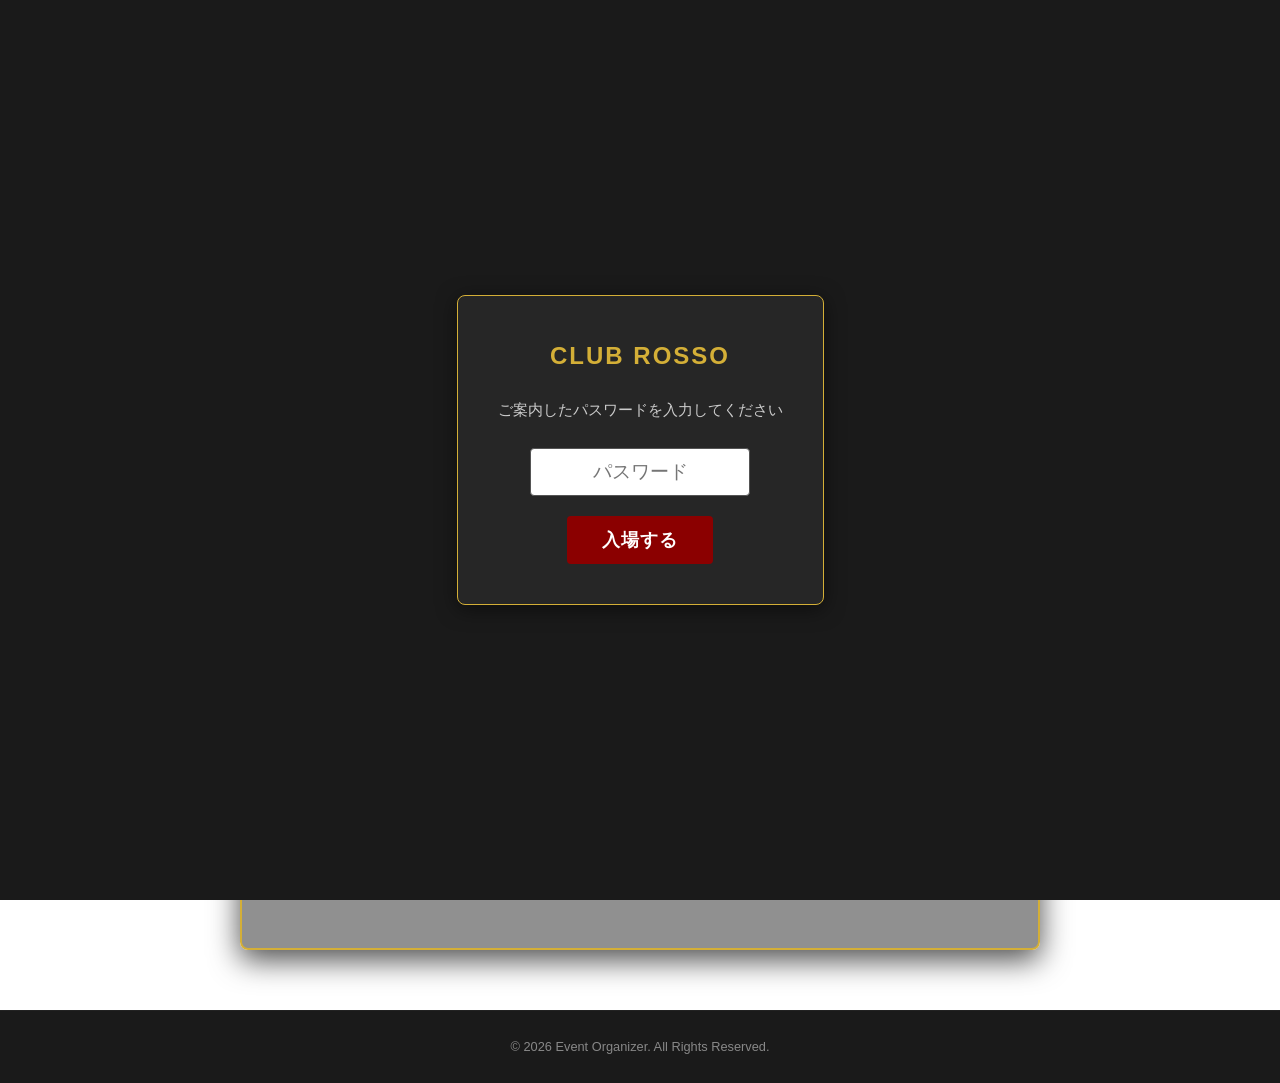
<file: index.html>
<!DOCTYPE html>
<html lang="ja">
<head>
    <meta charset="UTF-8">
    <meta name="viewport" content="width=device-width, initial-scale=1.0">
    <title>吉沢孝太郎"祝還暦"イベント 特設サイト</title>
    <!-- ⚠️ 検索エンジンに絶対に登録させない設定 -->
    <meta name="robots" content="noindex, nofollow">
    <link rel="stylesheet" href="style.css">
    <style>
        /* 🔐 パスワード画面のスタイル */
        #password-screen {
            position: fixed;
            top: 0;
            left: 0;
            width: 100%;
            height: 100%;
            background-color: #1a1a1a;
            z-index: 9999;
            display: flex;
            flex-direction: column;
            align-items: center;
            justify-content: center;
            color: #fff;
        }
        .pass-box {
            background: rgba(255, 255, 255, 0.05);
            padding: 40px;
            border-radius: 8px;
            border: 1px solid #d4af37;
            text-align: center;
            box-shadow: 0 4px 20px rgba(0,0,0,0.5);
        }
        .pass-box h2 {
            color: #d4af37;
            margin-bottom: 20px;
            font-size: 1.5rem;
            letter-spacing: 2px;
        }
        .pass-input {
            padding: 12px;
            font-size: 1.2rem;
            width: 220px;
            border: 1px solid #555;
            border-radius: 4px;
            text-align: center;
            margin-bottom: 20px;
            background: #fff;
            color: #333;
        }
        .pass-btn {
            background: #8b0000;
            color: #fff;
            border: none;
            padding: 12px 35px;
            font-size: 1.1rem;
            font-weight: bold;
            border-radius: 4px;
            cursor: pointer;
            transition: background 0.3s;
            letter-spacing: 1px;
        }
        .pass-btn:hover {
            background: #a00000;
        }
        #pass-error {
            color: #ff4444;
            margin-top: 15px;
            display: none;
            font-weight: bold;
        }

        /* ⏰ メッセージ枠のデザイン */
        .countdown-container {
            margin: 15px auto 25px auto;
            padding: 20px 15px;
            background: rgba(0, 0, 0, 0.85);
            border: 1px solid #d4af37;
            border-radius: 6px;
            max-width: 480px;
        }
        .countdown-label {
            font-size: 1rem;
            color: #d4af37;
            letter-spacing: 2px;
            margin-bottom: 12px;
            font-weight: bold;
        }
    </style>
</head>
<body>

    <!-- 🔐 パスワード入力オーバーレイ -->
    <div id="password-screen">
        <div class="pass-box">
            <h2>CLUB ROSSO</h2>
            <p style="margin-bottom: 25px; font-size: 0.95rem; color: #ccc;">ご案内したパスワードを入力してください</p>
            <input type="password" id="site-password" class="pass-input" placeholder="パスワード">
            <br>
            <button onclick="checkPassword()" class="pass-btn">入場する</button>
            <p id="pass-error">パスワードが違います</p>
        </div>
    </div>

    <!-- トップページ本編 -->
    <header>
        <nav class="nav-container">
            <div class="logo">
                <a href="index.html">
                    <img src="logo.jpg" alt="Celebrating 60th Birthday" class="logo-img">
                </a>
            </div>
            <ul class="nav-links">
                <li><a href="index.html" class="active">Top</a></li>
                <li><a href="access.html">Access</a></li>
                <li><a href="profile.html">Profile</a></li>
            </ul>
        </nav>
    </header>

    <div class="slider-background">
        <div class="slide slide1"></div>
        <div class="slide slide2"></div>
    </div>

    <main class="hero-scroll-container">
        <div class="retro-container">
            <h1 class="retro-title-main">吉沢孝太郎 "祝還暦" イベント</h1>
            
            <div class="retro-title-sub">
                <span class="small-prefix" style="font-size: 1.15rem !important;">元宝塚歌劇団花組男役</span>
                <span class="retro-star-name">真丘奈央</span>
                <span class="onstage-text">オンステージ</span>
            </div>

            <p class="retro-date-clean">2026.8.15 (Sat)</p>

            <p class="retro-time-clean" style="font-family: 'Georgia', sans-serif; font-size: 1.4rem; color: #ffffff; letter-spacing: 2px; margin-bottom: 20px; font-weight: bold; text-shadow: 1px 1px 3px rgba(0,0,0,0.8);">
                Open 11:30am / Start 12:00pm
            </p>

            <!-- 📌 イベント終了・御礼メッセージ表示エリア -->
            <div class="countdown-container">
                <div class="countdown-label">【満員御礼❣】イベント終了のご挨拶</div>
                <div style="color: #ffffff; font-size: 0.9rem; line-height: 1.7; text-align: left; padding: 0 5px;">
                    おかげさまで、当日は大盛況のうちに無事終了いたしました。<br>
                    温かいご支援と素晴らしい時間をともに過ごしていただいたすべての皆様に、心より感謝申し上げます。
                </div>
                <div style="font-size: 0.8rem; color: #d4af37; text-align: right; margin-top: 12px; border-top: 1px dashed rgba(212,175,55,0.4); padding-top: 8px;">
                    吉沢孝太郎 還暦記念実行関係者一同
                </div>
            </div>

            <div class="retro-venue-box" style="margin-top: 15px;">
                <p class="venue-name">CLUB ROSSO</p>
                <p class="venue-address">渋谷区松濤1-29-1 渋谷クロスロードビルB1F</p>
            </div>
        </div>
    </main>

    <footer>
        <p>&copy; 2026 Event Organizer. All Rights Reserved.</p>
    </footer>

    <!-- プログラム（パスワード処理） -->
    <script>
        /* =========================================
           パスワード処理プログラム
           ========================================= */
        const CORRECT_PASSWORD = "20260815";

        // ページ読み込み時に、すでに認証済みかチェックする
        window.addEventListener('DOMContentLoaded', () => {
            if (sessionStorage.getItem("siteUnlocked") === "true") {
                document.getElementById("password-screen").style.display = "none";
            }
        });

        // 入場ボタンが押された時の処理
        function checkPassword() {
            const inputPass = document.getElementById("site-password").value;
            
            if (inputPass === CORRECT_PASSWORD) {
                sessionStorage.setItem("siteUnlocked", "true");
                const screen = document.getElementById("password-screen");
                screen.style.transition = "opacity 0.4s ease";
                screen.style.opacity = "0";
                setTimeout(() => {
                    screen.style.display = "none";
                }, 400);
            } else {
                document.getElementById("pass-error").style.display = "block";
            }
        }
    </script>

</body>
</html>
</file>
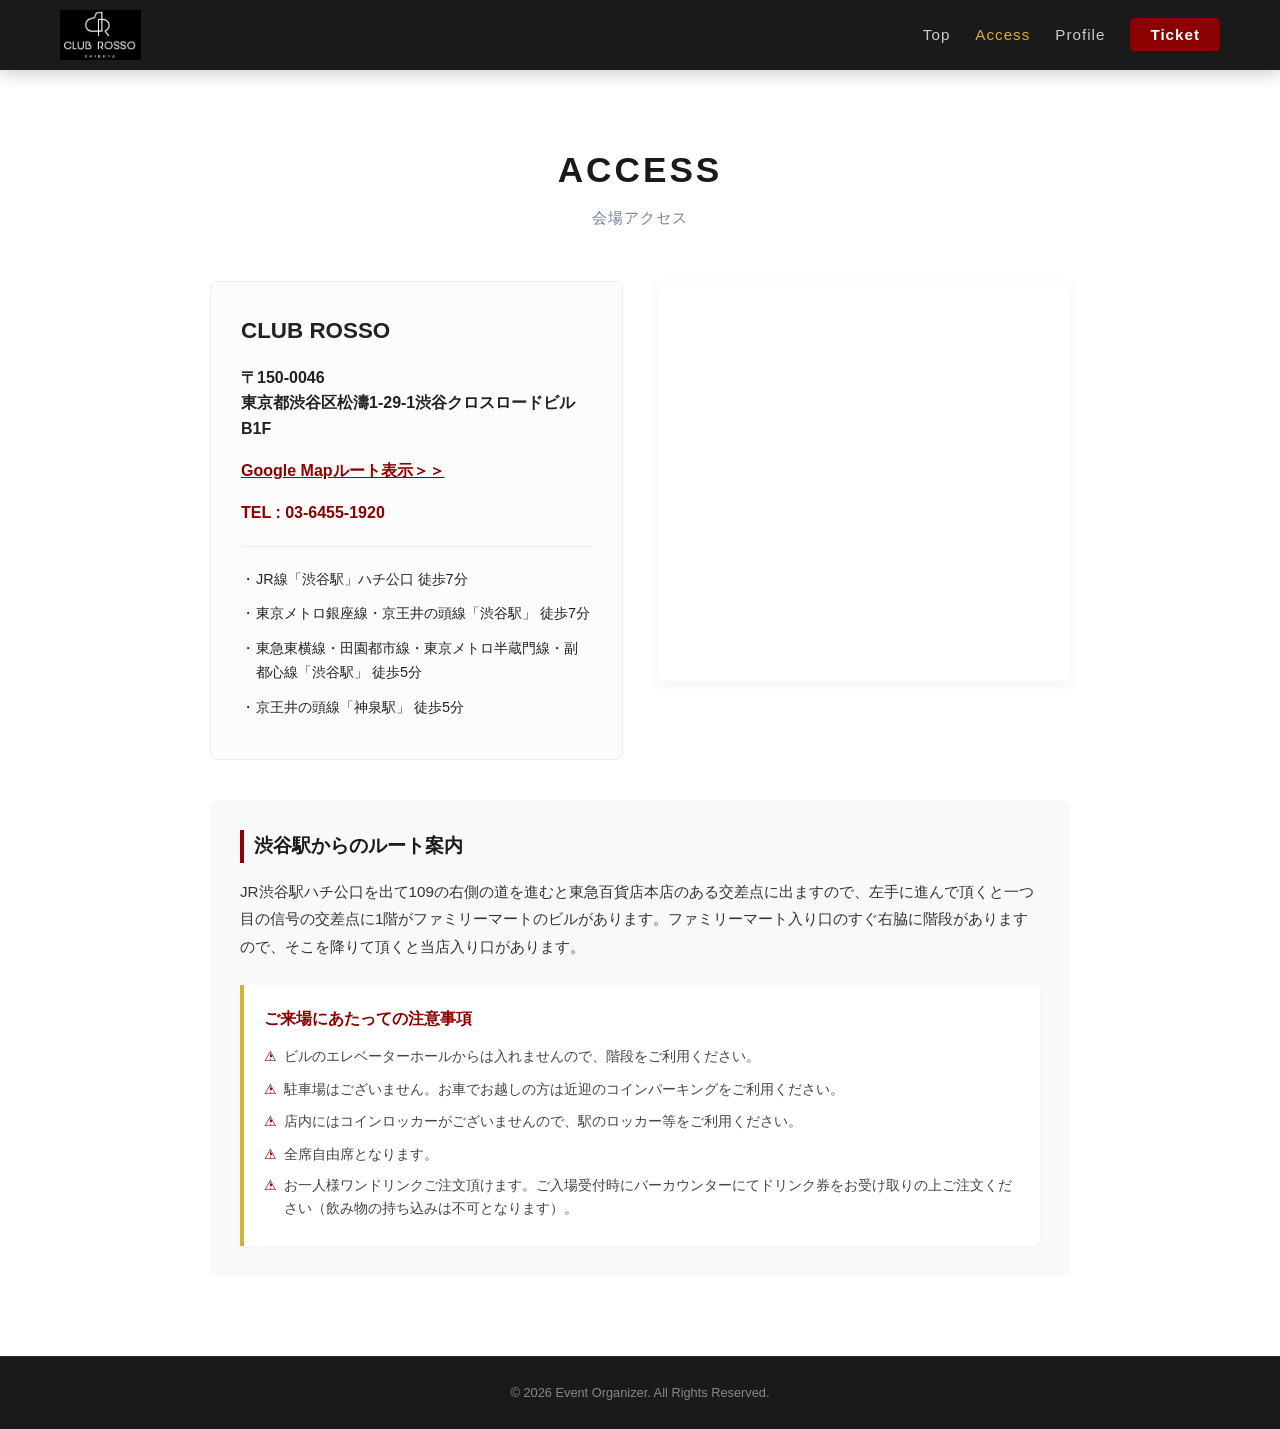
<file: access.html>
<!DOCTYPE html>
<html lang="ja">
<head>
    <meta charset="UTF-8">
    <meta name="viewport" content="width=device-width, initial-scale=1.0">
    <title>Access - 吉沢孝太郎"祝還暦"イベント</title>
    <meta name="robots" content="noindex, nofollow">
    <link rel="stylesheet" href="style.css">
</head>
<body>

    <header>
        <nav class="nav-container">
            <div class="logo">
                <a href="index.html">
                    <img src="logo.jpg" alt="Celebrating 60th Birthday" class="logo-img">
                </a>
            </div>
            <ul class="nav-links">
                <li><a href="index.html">Top</a></li>
                <li><a href="access.html" class="active">Access</a></li>
                <li><a href="profile.html">Profile</a></li>
                <li><a href="ticket.html" class="btn-ticket">Ticket</a></li>
            </ul>
        </nav>
    </header>

    <main class="main-content">
        <h2>ACCESS</h2>
        <p class="subtitle">会場アクセス</p>

        <div class="access-container">
            <div class="access-info">
                <h3>CLUB ROSSO</h3>
                <p class="address" style="margin: 15px 0; line-height: 1.6;">
                    〒150-0046<br>
                    東京都渋谷区松濤1-29-1渋谷クロスロードビルB1F
                </p>
                <p style="margin-bottom: 15px;">
                    <a href="https://maps.google.com/?q=CLUB+ROSSO" target="_blank" style="color: #8b0000; font-weight: bold; text-decoration: underline;">Google Mapルート表示＞＞</a>
                </p>
                <p class="tel">TEL : 03-6455-1920</p>
                
                <hr>
                
                <ul class="train-list" style="margin-top: 15px;">
                    <li>JR線「渋谷駅」ハチ公口 徒歩7分</li>
                    <li>東京メトロ銀座線・京王井の頭線「渋谷駅」 徒歩7分</li>
                    <li>東急東横線・田園都市線・東京メトロ半蔵門線・副都心線「渋谷駅」 徒歩5分</li>
                    <li>京王井の頭線「神泉駅」 徒歩5分</li>
                </ul>
            </div>

            <div class="map-container">
                <iframe src="https://www.google.com/maps/embed?pb=!1m18!1m12!1m3!1d6483.37309814982!2d139.69269427388502!3d35.660093631137954!2m3!1f0!2f0!3f0!3m2!1i1024!2i768!4f13.1!3m3!1m2!1s0x60188d4b72e26a4f%3A0xf6f6231bedd68df1!2sCLUB%20ROSSO!5e0!3m2!1sen!2sjp!4v1782381395700!5m2!1sen!2sjp" width="100%" height="100%" style="border:0;" allowfullscreen="" loading="lazy" referrerpolicy="strict-origin-when-cross-origin"></iframe>
            </div>
        </div>

        <div class="route-container" style="text-align: left; background: #f8f9fa; padding: 30px; border-radius: 8px; margin-top: 30px;">
            <h3 style="font-size: 1.2rem; color: #1a1a1a; margin-bottom: 15px; border-left: 4px solid #8b0000; padding-left: 10px;">渋谷駅からのルート案内</h3>
            <p style="font-size: 0.95rem; line-height: 1.8; color: #333; margin-bottom: 25px;">
                JR渋谷駅ハチ公口を出て109の右側の道を進むと東急百貨店本店のある交差点に出ますので、左手に進んで頂くと一つ目の信号の交差点に1階がファミリーマートのビルがあります。ファミリーマート入り口のすぐ右脇に階段がありますので、そこを降りて頂くと当店入り口があります。
            </p>
            
            <div class="notice-box" style="background: #fff; border-left: 4px solid #d4af37; padding: 20px; border-radius: 0 8px 8px 0; box-shadow: 0 2px 8px rgba(0,0,0,0.02);">
                <h4 style="color: #8b0000; margin-bottom: 12px; font-size: 1rem;">ご来場にあたっての注意事項</h4>
                <ul style="list-style: none; padding: 0; margin: 0;">
                    <li style="font-size: 0.9rem; margin-bottom: 8px; position: relative; padding-left: 20px; color: #444;">
                        <span style="position: absolute; left: 0; color: #8b0000;">・</span>ビルのエレベーターホールからは入れませんので、階段をご利用ください。
                    </li>
                    <li style="font-size: 0.9rem; margin-bottom: 8px; position: relative; padding-left: 20px; color: #444;">
                        <span style="position: absolute; left: 0; color: #8b0000;">・</span>駐車場はございません。お車でお越しの方は近迎のコインパーキングをご利用ください。
                    </li>
                    <li style="font-size: 0.9rem; margin-bottom: 8px; position: relative; padding-left: 20px; color: #444;">
                        <span style="position: absolute; left: 0; color: #8b0000;">・</span>店内にはコインロッカーがございませんので、駅のロッカー等をご利用ください。
                    </li>
                    <li style="font-size: 0.9rem; margin-bottom: 8px; position: relative; padding-left: 20px; color: #444;">
                        <span style="position: absolute; left: 0; color: #8b0000;">・</span>全席自由席となります。
                    </li>
                    <li style="font-size: 0.9rem; position: relative; padding-left: 20px; color: #444; line-height: 1.6;">
                        <span style="position: absolute; left: 0; color: #8b0000;">・</span>お一人様ワンドリンクご注文頂けます。ご入場受付時にバーカウンターにてドリンク券をお受け取りの上ご注文ください（飲み物の持ち込みは不可となります）。
                    </li>
                </ul>
            </div>
        </div>
    </main>

    <footer>
        <p>© 2026 Event Organizer. All Rights Reserved.</p>
    </footer>

</body>
</html>
</file>
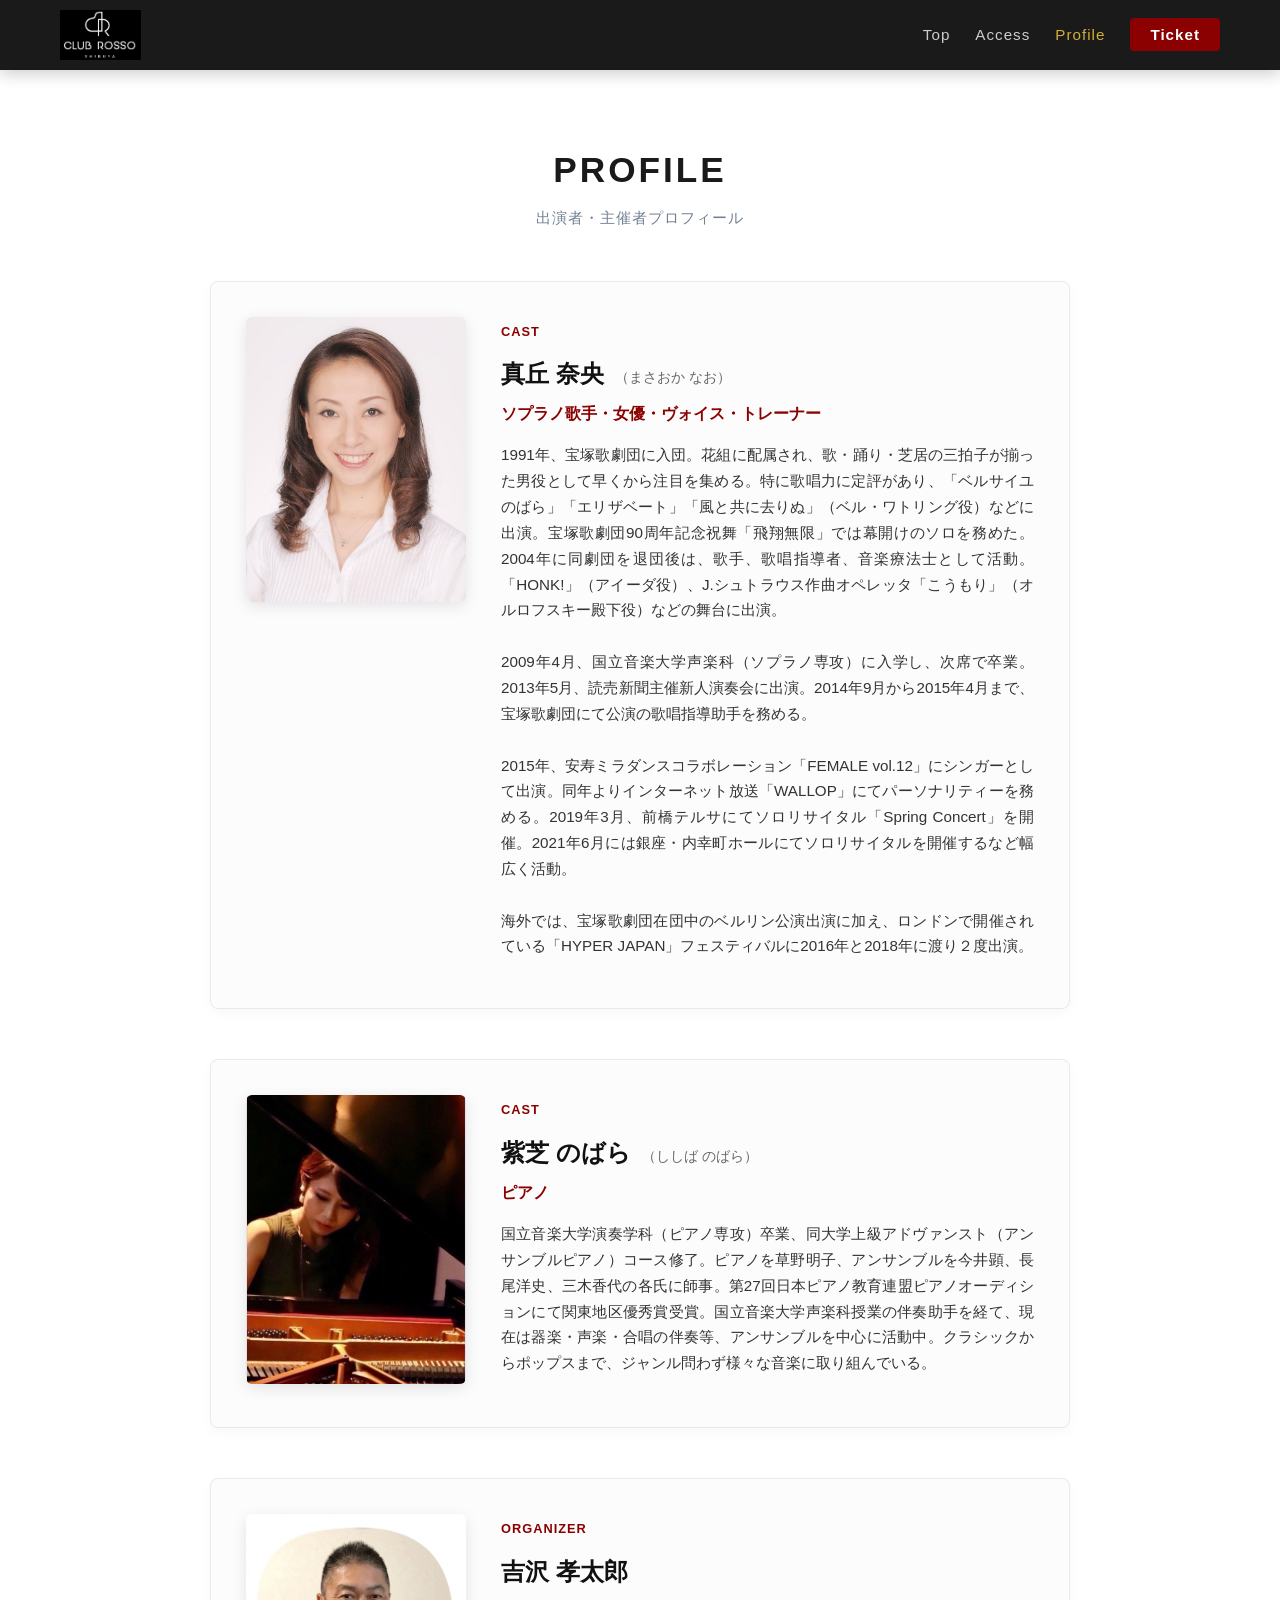
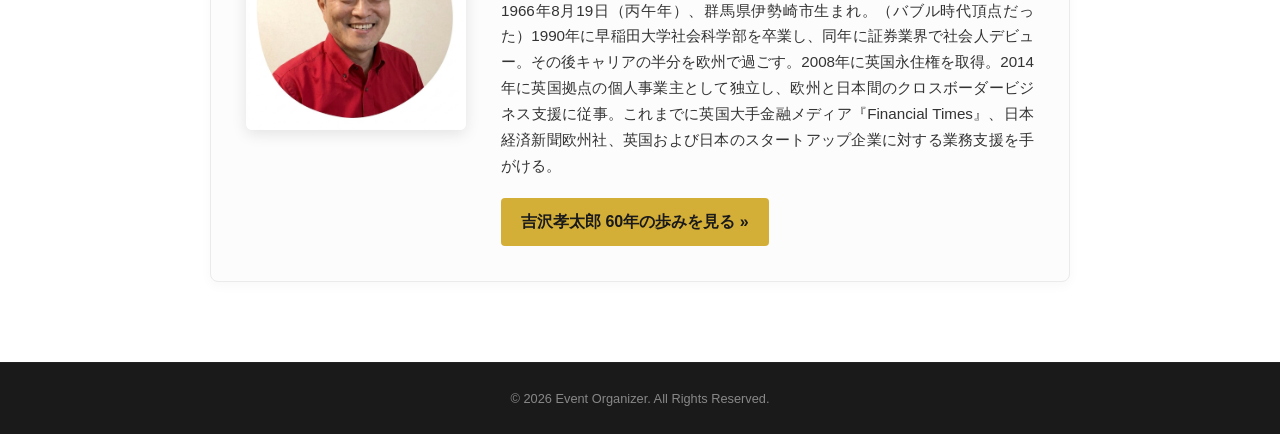
<file: history-test.html>
<!DOCTYPE html>
<html lang="ja">
<head>
    <meta charset="UTF-8">
    <meta name="viewport" content="width=device-width, initial-scale=1.0">
    <title>Profile - 吉沢孝太郎"祝還暦"イベント</title>
    <meta name="robots" content="noindex, nofollow">
    <link rel="stylesheet" href="style.css">
    <meta http-equiv="Content-Type" content="text/html; charset=utf-8">
</head>
<body>

    <!-- ナビゲーションメニュー（元の4項目に戻しています） -->
    <header>
        <nav class="nav-container">
            <div class="logo">
                <a href="index.html">
                    <img src="logo.jpg" alt="Celebrating 60th Birthday" class="logo-img">
                </a>
            </div>
            <ul class="nav-links">
                <li><a href="index.html">Top</a></li>
                <li><a href="access.html">Access</a></li>
                <li><a href="profile.html" class="active">Profile</a></li>
                <li><a href="ticket.html" class="btn-ticket">Ticket</a></li>
            </ul>
        </nav>
    </header>

    <!-- メインコンテンツエリア -->
    <main class="main-content">
        <h2>PROFILE</h2>
        <p class="subtitle">出演者・主催者プロフィール</p>

        <div class="profile-vertical-list">
            
            <!-- 1段目：＜出演者＞ 真丘奈央 -->
            <div class="profile-card-v">
                <div class="profile-img-container-v">
                    <img src="masaoka.jpg" alt="真丘奈央" class="profile-img-v">
                </div>
                <div class="profile-text-v">
                    <span class="section-badge">CAST</span>
                    <h3>真丘 奈央 <span class="ruby">（まさおか なお）</span></h3>
                    <p class="job-title">ソプラノ歌手・女優・ヴォイス・トレーナー</p>
                    <p class="bio">
                        1991年、宝塚歌劇団に入団。花組に配属され、歌・踊り・芝居の三拍子が揃った男役として早くから注目を集める。特に歌唱力に定評があり、「ベルサイユのばら」「エリザベート」「風と共に去りぬ」（ベル・ワトリング役）などに出演。宝塚歌劇団90周年記念祝舞「飛翔無限」では幕開けのソロを務めた。2004年に同劇団を退団後は、歌手、歌唱指導者、音楽療法士として活動。「HONK!」（アイーダ役）、J.シュトラウス作曲オペレッタ「こうもり」（オルロフスキー殿下役）などの舞台に出演。<br><br>
                        2009年4月、国立音楽大学声楽科（ソプラノ専攻）に入学し、次席で卒業。2013年5月、読売新聞主催新人演奏会に出演。2014年9月から2015年4月まで、宝塚歌劇団にて公演の歌唱指導助手を務める。<br><br>
                        2015年、安寿ミラダンスコラボレーション「FEMALE vol.12」にシンガーとして出演。同年よりインターネット放送「WALLOP」にてパーソナリティーを務める。2019年3月、前橋テルサにてソロリサイタル「Spring Concert」を開催。2021年6月には銀座・内幸町ホールにてソロリサイタルを開催するなど幅広く活動。<br><br>
                        海外では、宝塚歌劇団在団中のベルリン公演出演に加え、ロンドンで開催されている「HYPER JAPAN」フェスティバルに2016年と2018年に渡り２度出演。
                    </p>
                </div>
            </div>

            <!-- 2段目：＜出演者＞ 紫芝のばら -->
            <div class="profile-card-v">
                <div class="profile-img-container-v">
                    <img src="shishiba.jpg" alt="紫芝のばら" class="profile-img-v">
                </div>
                <div class="profile-text-v">
                    <span class="section-badge">CAST</span>
                    <h3>紫芝 のばら <span class="ruby">（ししば のばら）</span></h3>
                    <p class="job-title">ピアノ</p>
                    <p class="bio">
                        国立音楽大学演奏学科（ピアノ専攻）卒業、同大学上級アドヴァンスト（アンサンブルピアノ）コース修了。ピアノを草野明子、アンサンブルを今井顕、長尾洋史、三木香代の各氏に師事。第27回日本ピアノ教育連盟ピアノオーディションにて関東地区優秀賞受賞。国立音楽大学声楽科授業の伴奏助手を経て、現在は器楽・声楽・合唱の伴奏等、アンサンブルを中心に活動中。クラシックからポップスまで、ジャンル問わず様々な音楽に取り組んでいる。
                    </p>
                </div>
            </div>

            <!-- 最下段（3段目）：＜主催者紹介＞ 吉沢孝太郎 -->
            <div class="profile-card-v">
                <div class="profile-img-container-v">
                    <img src="yoshizawa.jpg" alt="吉沢孝太郎" class="profile-img-v">
                </div>
                <div class="profile-text-v">
                    <span class="section-badge">ORGANIZER</span>
                    <h3>吉沢 孝太郎</h3>
                    <p class="bio">
                        1966年8月19日（丙午年）、群馬県伊勢崎市生まれ。（バブル時代頂点だった）1990年に早稲田大学社会科学部を卒業し、同年に証券業界で社会人デビュー。その後キャリアの半分を欧州で過ごす。2008年に英国永住権を取得。2014年に英国拠点の個人事業主として独立し、欧州と日本間のクロスボーダービジネス支援に従事。これまでに英国大手金融メディア『Financial Times』、日本経済新聞欧州社、英国および日本のスタートアップ企業に対する業務支援を手がける。
                    </p>
                    
                    <!-- 「60年の歩み」ボタン（Coming Soon等は除去済みです） -->
                    <div style="margin-top: 20px;">
                        <a href="history-test.html" style="display: inline-block; padding: 10px 20px; background-color: #d4af37; color: #1a1a1a; text-decoration: none; font-weight: bold; border-radius: 4px;">
                            吉沢孝太郎 60年の歩みを見る &raquo;
                        </a>
                    </div>
                </div>
            </div>

        </div>
    </main>

    <footer>
        <p>© 2026 Event Organizer. All Rights Reserved.</p>
    </footer>

</body>
</html>
</file>
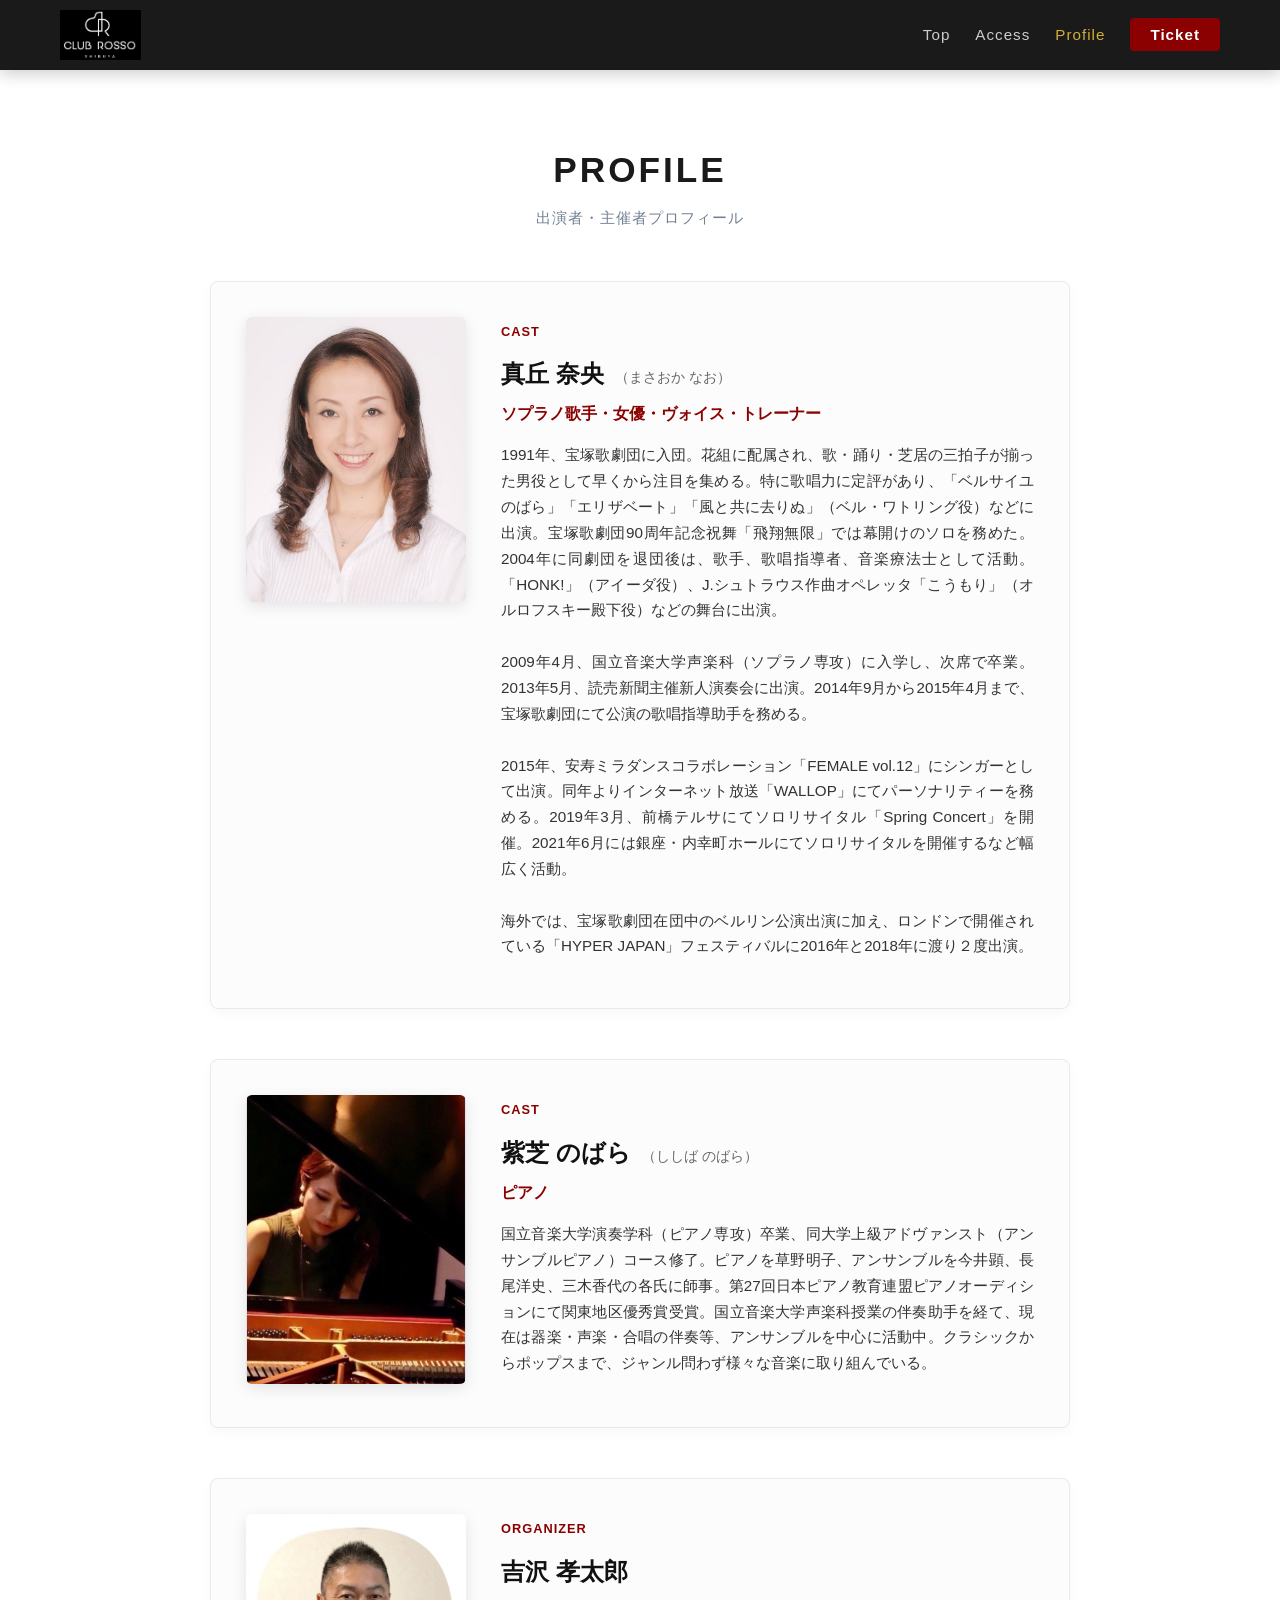
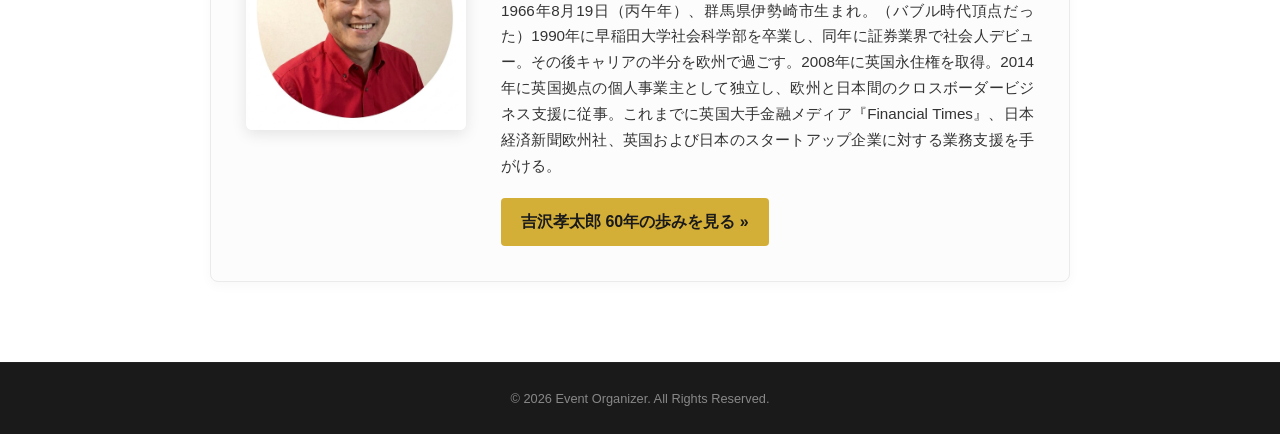
<file: profile.html>
<!DOCTYPE html>
<html lang="ja">
<head>
    <meta charset="UTF-8">
    <meta name="viewport" content="width=device-width, initial-scale=1.0">
    <title>Profile - 吉沢孝太郎"祝還暦"イベント</title>
    <meta name="robots" content="noindex, nofollow">
    <link rel="stylesheet" href="style.css">
    <meta http-equiv="Content-Type" content="text/html; charset=utf-8">
</head>
<body>

    <!-- ナビゲーションメニュー -->
    <header>
        <nav class="nav-container">
            <div class="logo">
                <a href="index.html">
                    <img src="logo.jpg" alt="Celebrating 60th Birthday" class="logo-img">
                </a>
            </div>
            <ul class="nav-links">
                <li><a href="index.html">Top</a></li>
                <li><a href="access.html">Access</a></li>
                <li><a href="profile.html" class="active">Profile</a></li>
                <li><a href="ticket.html" class="btn-ticket">Ticket</a></li>
            </ul>
        </nav>
    </header>

    <!-- メインコンテンツエリア -->
    <main class="main-content">
        <h2>PROFILE</h2>
        <p class="subtitle">出演者・主催者プロフィール</p>

        <div class="profile-vertical-list">
            
            <!-- 1段目：＜出演者＞ 真丘奈央 -->
            <div class="profile-card-v">
                <div class="profile-img-container-v">
                    <img src="masaoka.jpg" alt="真丘奈央" class="profile-img-v">
                </div>
                <div class="profile-text-v">
                    <span class="section-badge">CAST</span>
                    <h3>真丘 奈央 <span class="ruby">（まさおか なお）</span></h3>
                    <p class="job-title">ソプラノ歌手・女優・ヴォイス・トレーナー</p>
                    <p class="bio">
                        1991年、宝塚歌劇団に入団。花組に配属され、歌・踊り・芝居の三拍子が揃った男役として早くから注目を集める。特に歌唱力に定評があり、「ベルサイユのばら」「エリザベート」「風と共に去りぬ」（ベル・ワトリング役）などに出演。宝塚歌劇団90周年記念祝舞「飛翔無限」では幕開けのソロを務めた。2004年に同劇団を退団後は、歌手、歌唱指導者、音楽療法士として活動。「HONK!」（アイーダ役）、J.シュトラウス作曲オペレッタ「こうもり」（オルロフスキー殿下役）などの舞台に出演。<br><br>
                        2009年4月、国立音楽大学声楽科（ソプラノ専攻）に入学し、次席で卒業。2013年5月、読売新聞主催新人演奏会に出演。2014年9月から2015年4月まで、宝塚歌劇団にて公演の歌唱指導助手を務める。<br><br>
                        2015年、安寿ミラダンスコラボレーション「FEMALE vol.12」にシンガーとして出演。同年よりインターネット放送「WALLOP」にてパーソナリティーを務める。2019年3月、前橋テルサにてソロリサイタル「Spring Concert」を開催。2021年6月には銀座・内幸町ホールにてソロリサイタルを開催するなど幅広く活動。<br><br>
                        海外では、宝塚歌劇団在団中のベルリン公演出演に加え、ロンドンで開催されている「HYPER JAPAN」フェスティバルに2016年と2018年に渡り２度出演。
                    </p>
                </div>
            </div>

            <!-- 2段目：＜出演者＞ 紫芝のばら -->
            <div class="profile-card-v">
                <div class="profile-img-container-v">
                    <img src="shishiba.jpg" alt="紫芝のばら" class="profile-img-v">
                </div>
                <div class="profile-text-v">
                    <span class="section-badge">CAST</span>
                    <h3>紫芝 のばら <span class="ruby">（ししば のばら）</span></h3>
                    <p class="job-title">ピアノ</p>
                    <p class="bio">
                        国立音楽大学演奏学科（ピアノ専攻）卒業、同大学上級アドヴァンスト（アンサンブルピアノ）コース修了。ピアノを草野明子、アンサンブルを今井顕、長尾洋史、三木香代の各氏に師事。第27回日本ピアノ教育連盟ピアノオーディションにて関東地区優秀賞受賞。国立音楽大学声楽科授業の伴奏助手を経て、現在は器楽・声楽・合唱の伴奏等、アンサンブルを中心に活動中。クラシックからポップスまで、ジャンル問わず様々な音楽に取り組んでいる。
                    </p>
                </div>
            </div>

            <!-- 最下段（3段目）：＜主催者紹介＞ 吉沢孝太郎 -->
            <div class="profile-card-v">
                <div class="profile-img-container-v">
                    <img src="yoshizawa.jpg" alt="吉沢孝太郎" class="profile-img-v">
                </div>
                <div class="profile-text-v">
                    <span class="section-badge">ORGANIZER</span>
                    <h3>吉沢 孝太郎</h3>
                    <p class="bio">
                        1966年8月19日（丙午年）、群馬県伊勢崎市生まれ。（バブル時代頂点だった）1990年に早稲田大学社会科学部を卒業し、同年に証券業界で社会人デビュー。その後キャリアの半分を欧州で過ごす。2008年に英国永住権を取得。2014年に英国拠点の個人事業主として独立し、欧州と日本間のクロスボーダービジネス支援に従事。これまでに英国大手金融メディア『Financial Times』、日本経済新聞欧州社、英国および日本のスタートアップ企業に対する業務支援を手がける。
                    </p>
                    
                    <!-- 「60年の歩み」ボタン（リンク先を history.html に修正済み） -->
                    <div style="margin-top: 20px;">
                        <a href="history.html" style="display: inline-block; padding: 10px 20px; background-color: #d4af37; color: #1a1a1a; text-decoration: none; font-weight: bold; border-radius: 4px;">
                            吉沢孝太郎 60年の歩みを見る &raquo;
                        </a>
                    </div>
                </div>
            </div>

        </div>
    </main>

    <footer>
        <p>&copy; 2026 Event Organizer. All Rights Reserved.</p>
    </footer>

</body>
</html>
</file>
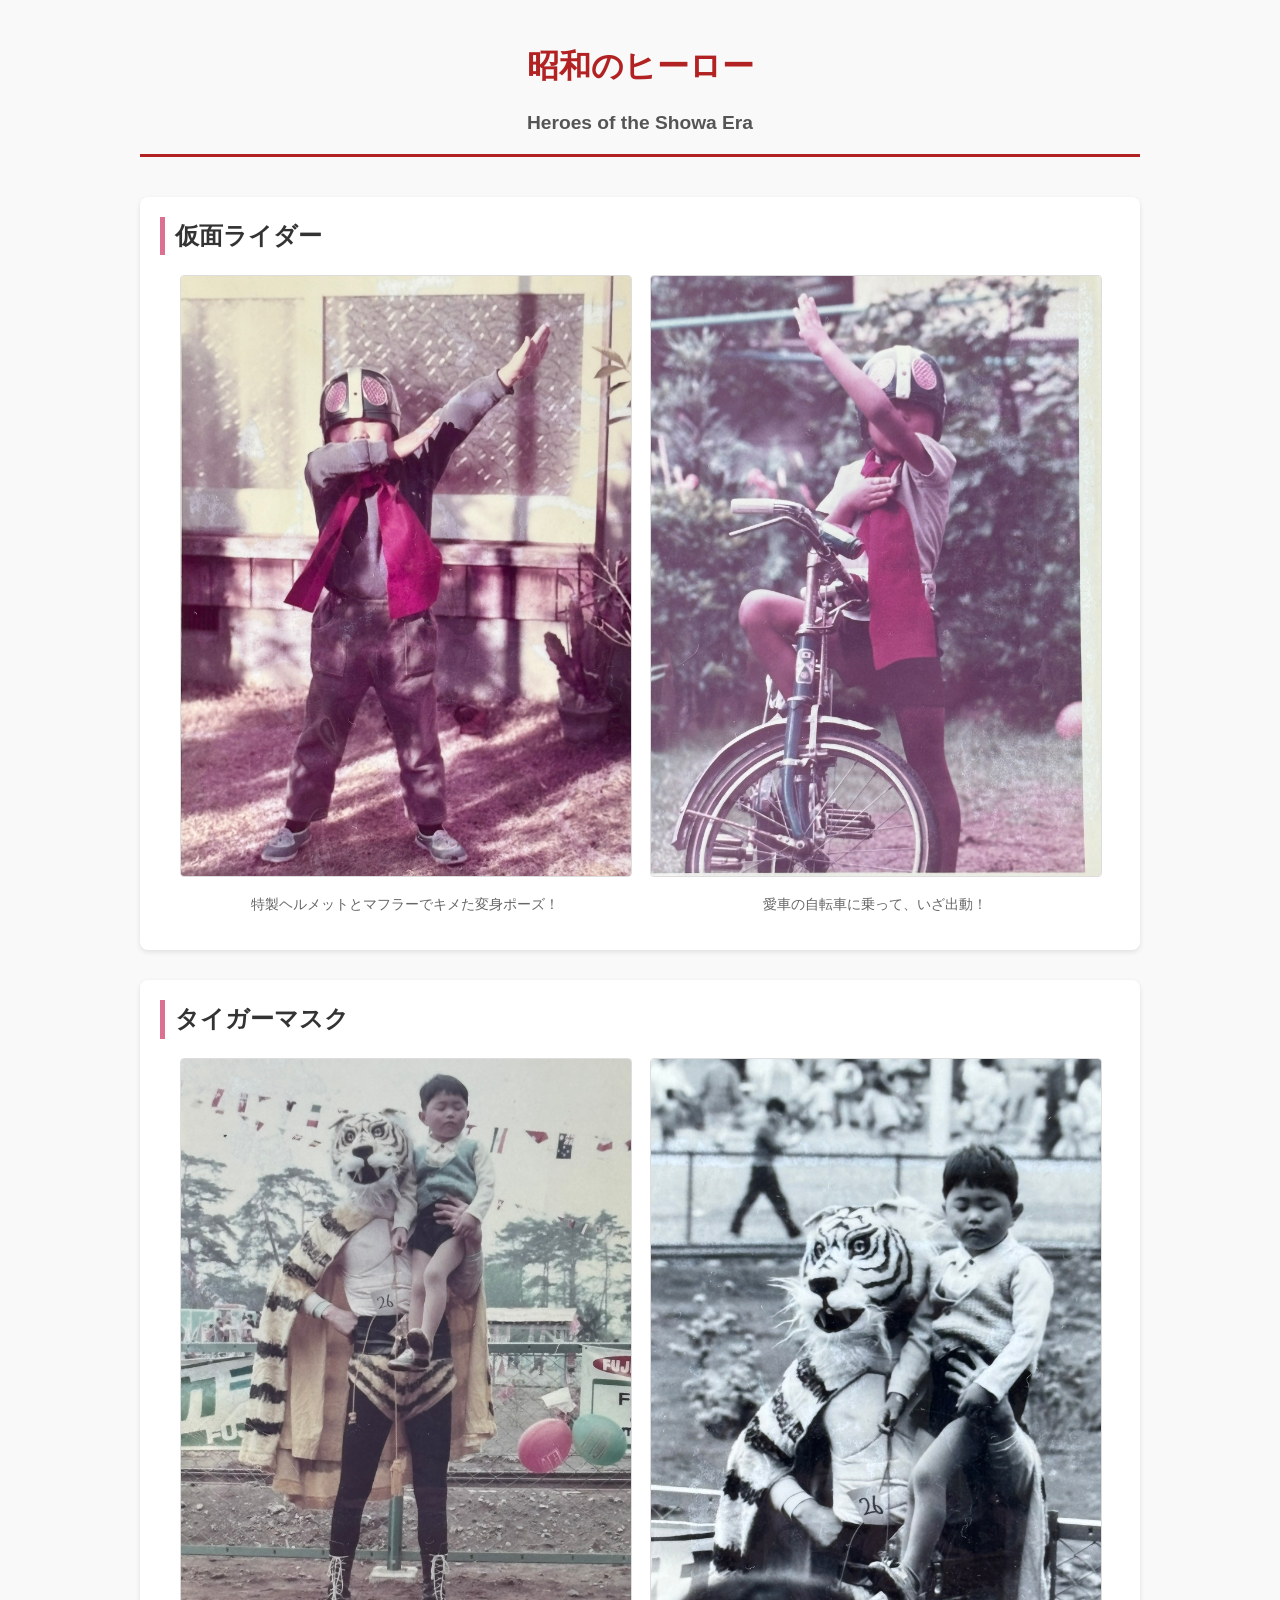
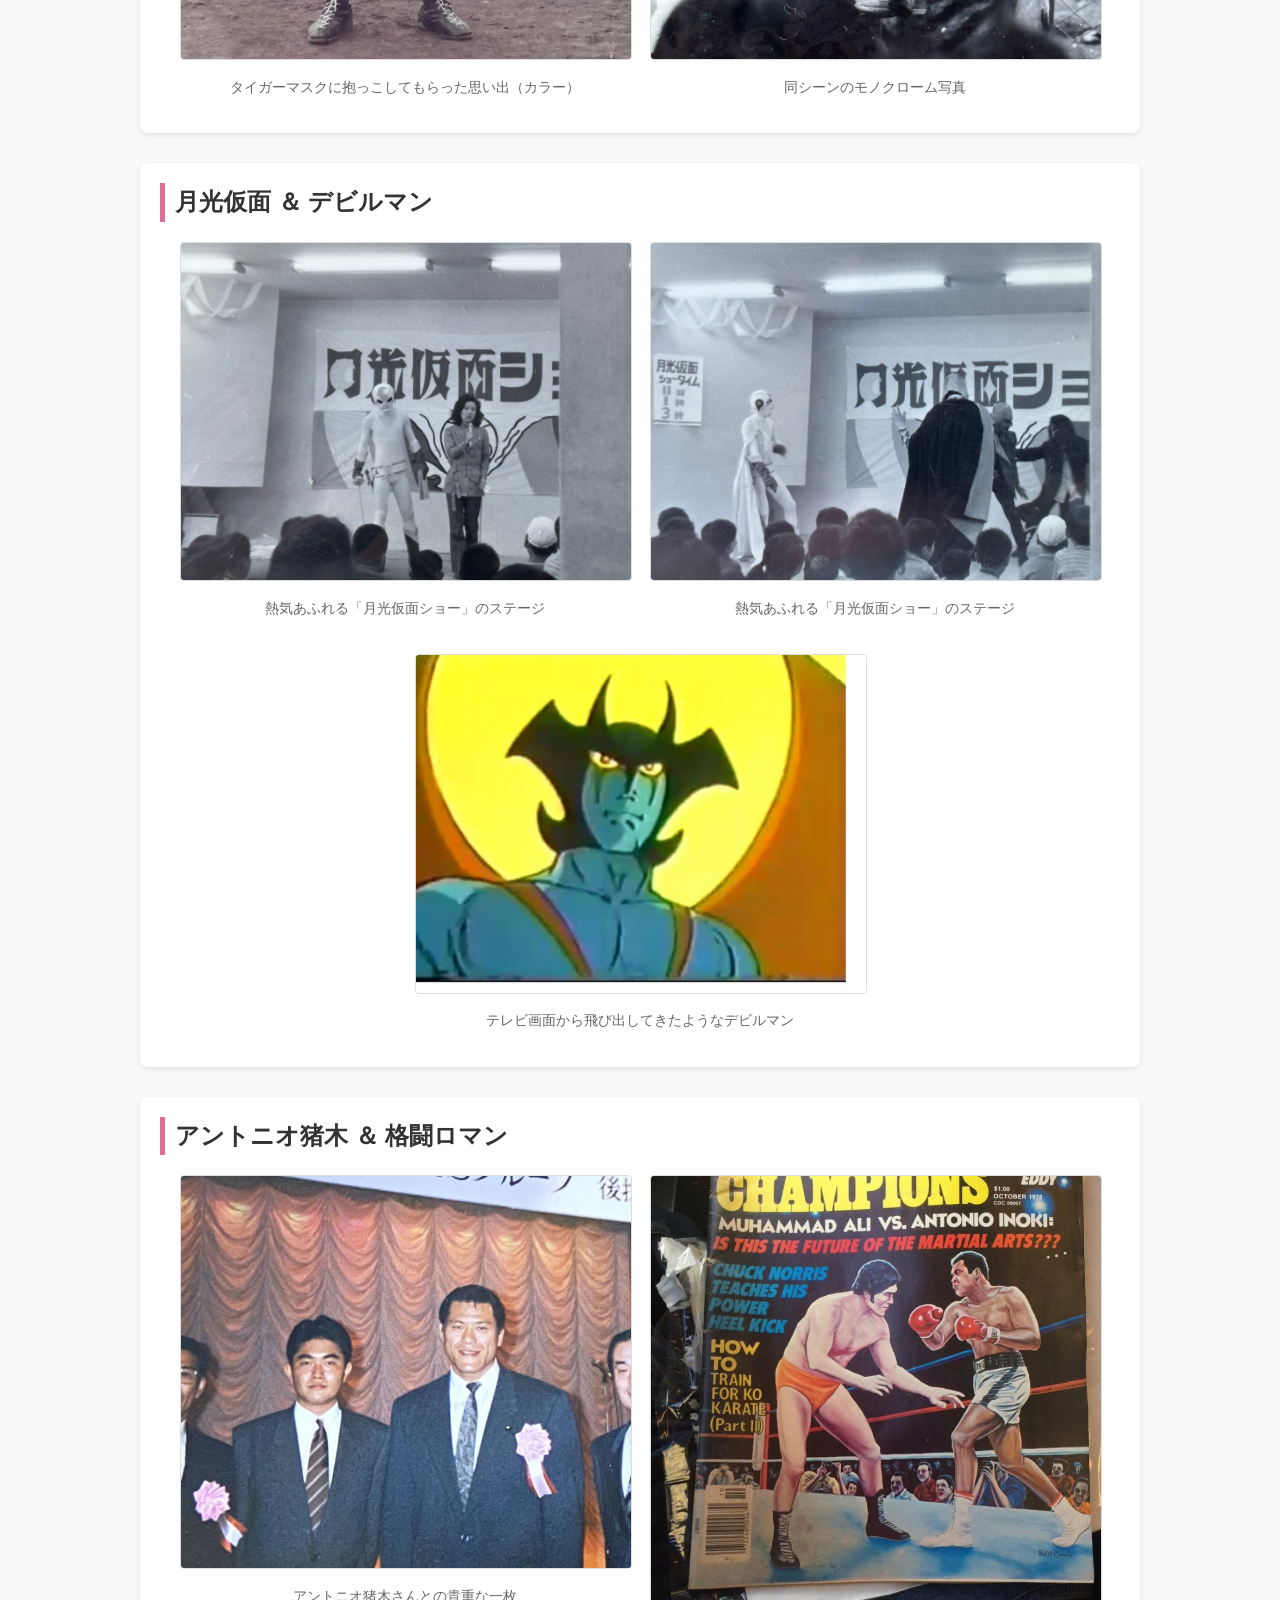
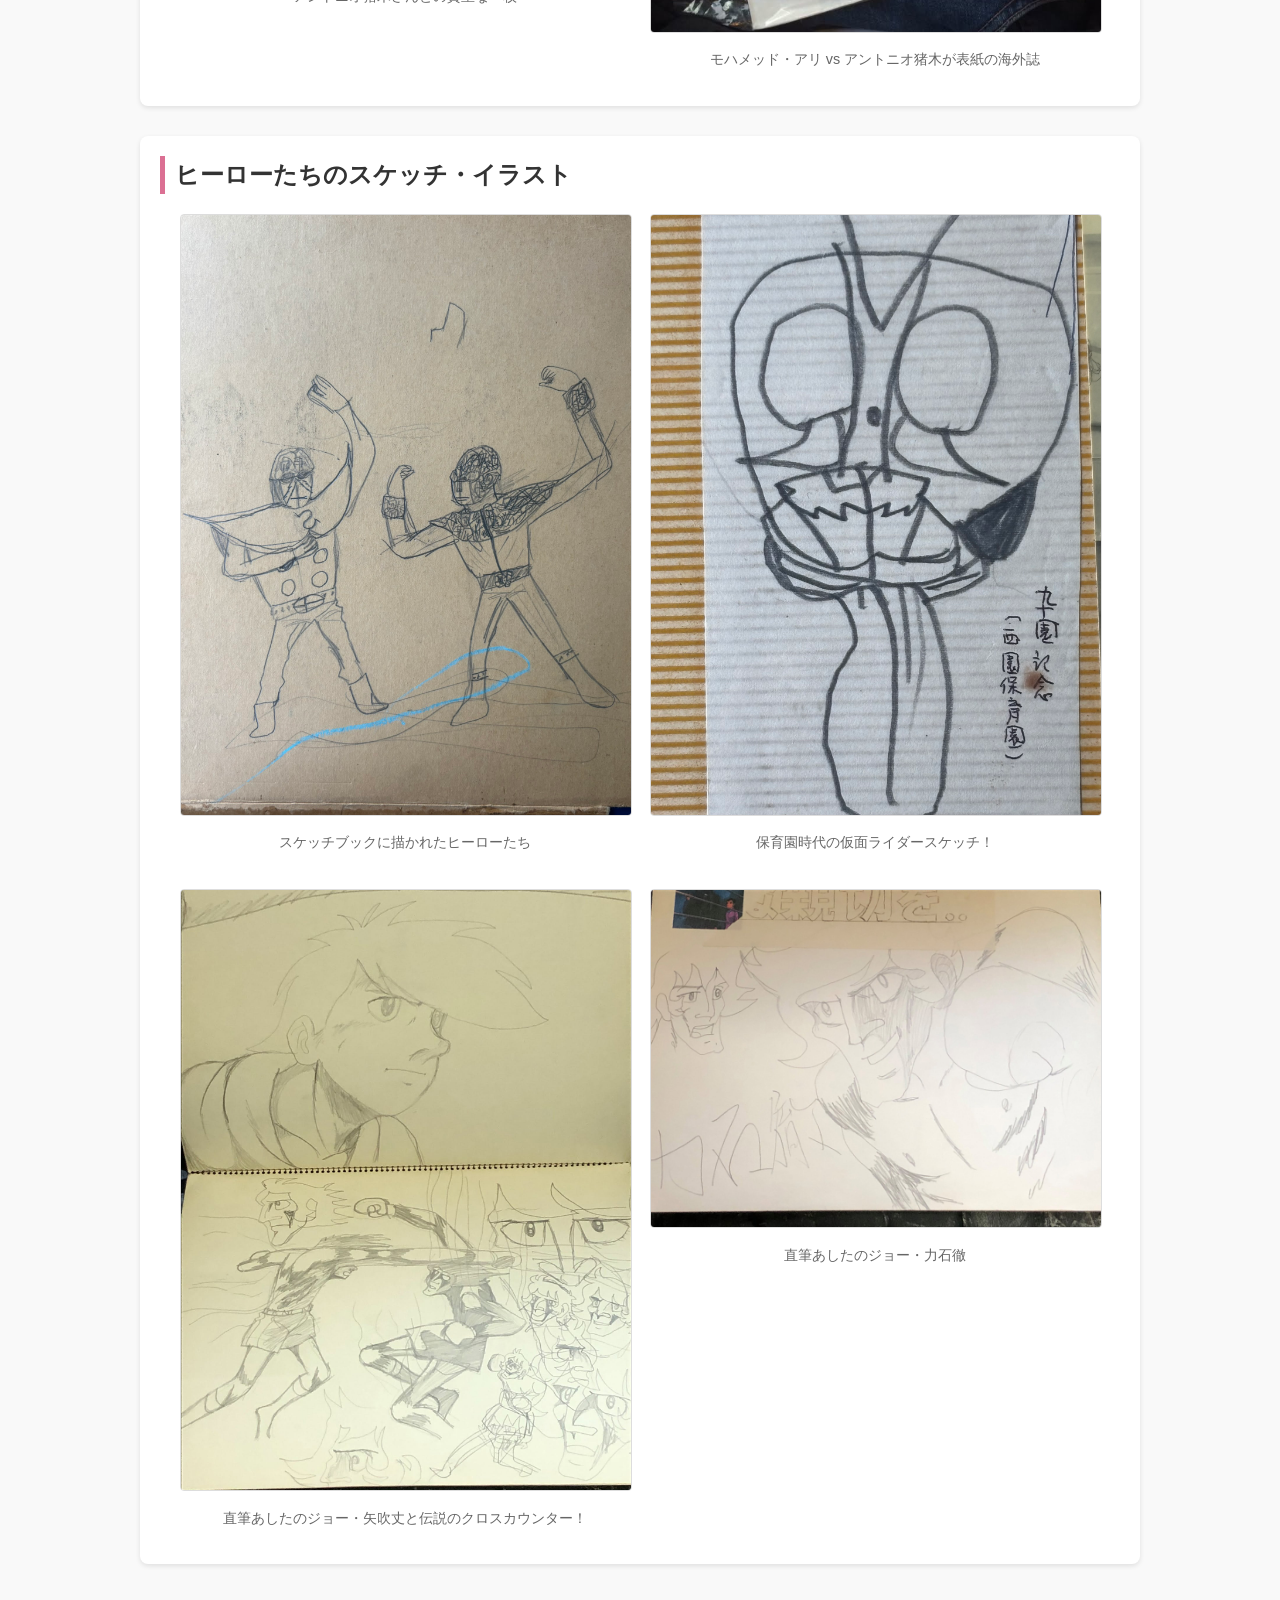
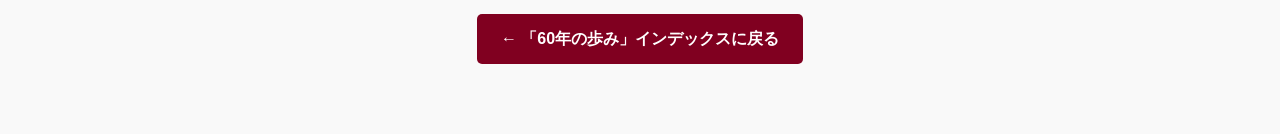
<file: showa_heroes.html>
<!DOCTYPE html>
<html lang="ja">
<head>
    <meta charset="UTF-8">
    <title>昭和のヒーローｓ｜Heroes of the Showa Era</title>
    <style>
        body {
            font-family: sans-serif;
            line-height: 1.6;
            padding: 20px;
            color: #333;
            max-width: 1000px;
            margin: 0 auto;
            background-color: #f9f9f9;
        }
        h1 {
            color: #b22222;
            border-bottom: 3px solid #b22222;
            padding-bottom: 10px;
            text-align: center;
            margin-bottom: 40px;
        }
        .hero-section {
            background: #fff;
            padding: 20px;
            margin-bottom: 30px;
            border-radius: 8px;
            box-shadow: 0 2px 5px rgba(0,0,0,0.1);
        }
        .hero-section h2 {
            color: #333;
            border-left: 5px solid #db7093;
            padding-left: 10px;
            margin-top: 0;
        }
        .photo-grid {
            display: flex;
            flex-wrap: wrap;
            gap: 20px;
            justify-content: center;
            margin-top: 15px;
        }
        .photo-item {
            text-align: center;
            max-width: 450px;
        }
        .photo-item img {
            width: 100%;
            height: auto;
            border-radius: 4px;
            border: 1px solid #ddd;
        }
        .photo-caption {
            font-size: 0.9em;
            color: #666;
            margin-top: 8px;
        }
    </style>
</head>
<body>

    <h1>昭和のヒーロー<br><span style="font-size: 0.6em; color: #555;">Heroes of the Showa Era</span></h1>

    <!-- 仮面ライダー -->
    <div class="hero-section">
        <h2>仮面ライダー</h2>
        <div class="photo-grid">
            <div class="photo-item">
                <img src="hero (5).JPEG" alt="仮面ライダー変身ポーズ">
                <p class="photo-caption">特製ヘルメットとマフラーでキメた変身ポーズ！</p>
            </div>
            <div class="photo-item">
                <img src="hero (9).JPEG" alt="愛車の自転車に乗る仮面ライダー">
                <p class="photo-caption">愛車の自転車に乗って、いざ出動！</p>
            </div>
        </div>
    </div>

    <!-- タイガーマスク -->
    <div class="hero-section">
        <h2>タイガーマスク</h2>
        <div class="photo-grid">
            <div class="photo-item">
                <img src="hero (1).JPEG" alt="タイガーマスクと記念撮影（カラー）">
                <p class="photo-caption">タイガーマスクに抱っこしてもらった思い出（カラー）</p>
            </div>
            <div class="photo-item">
                <img src="hero (2).JPEG" alt="タイガーマスクと記念撮影（モノクロ）">
                <p class="photo-caption">同シーンのモノクローム写真</p>
            </div>
        </div>
    </div>

    <!-- 月光仮面・デビルマン -->
    <div class="hero-section">
        <h2>月光仮面 ＆ デビルマン</h2>
        <div class="photo-grid">
            <div class="photo-item">
                <img src="hero (15).JPEG" alt="月光仮面ショー1">
                <p class="photo-caption">熱気あふれる「月光仮面ショー」のステージ</p>
            </div>
            <div class="photo-item">
                <img src="hero (16).JPEG" alt="月光仮面ショー2">
                <p class="photo-caption">熱気あふれる「月光仮面ショー」のステージ</p>
            </div>
            <div class="photo-item">
                <img src="(3).jpg" alt="デビルマン">
                <p class="photo-caption">テレビ画面から飛び出してきたようなデビルマン</p>
            </div>
        </div>
    </div>

    <!-- アントニオ猪木さん -->
    <div class="hero-section">
        <h2>アントニオ猪木 ＆ 格闘ロマン</h2>
        <div class="photo-grid">
            <div class="photo-item">
                <img src="(7).jpg" alt="アントニオ猪木さんとツーショット">
                <p class="photo-caption">アントニオ猪木さんとの貴重な一枚</p>
            </div>
            <div class="photo-item">
                <img src="(6).jpg" alt="海外の雑誌表紙">
                <p class="photo-caption">モハメッド・アリ vs アントニオ猪木が表紙の海外誌</p>
            </div>
        </div>
    </div>

    <!-- イラスト・スケッチ -->
    <div class="hero-section">
        <h2>ヒーローたちのスケッチ・イラスト</h2>
        <div class="photo-grid">
            <div class="photo-item">
                <img src="hero (10).JPEG" alt="スケッチブック1">
                <p class="photo-caption">スケッチブックに描かれたヒーローたち</p>
            </div>
            <div class="photo-item">
                <img src="hero (11).JPEG" alt="保育園時代の仮面ライダースケッチ">
                <p class="photo-caption">保育園時代の仮面ライダースケッチ！</p>
            </div>
            <div class="photo-item">
                <img src="(1).jpg" alt="あしたのジョーのクロスカウンター">
                <p class="photo-caption">直筆あしたのジョー・矢吹丈と伝説のクロスカウンター！</p>
            </div>
            <div class="photo-item">
                <img src="(2).jpg" alt="あしたのジョーの力石徹">
                <p class="photo-caption">直筆あしたのジョー・力石徹</p>
            </div>
        </div>
    </div>
<!-- 戻るボタンの設置 -->
<div style="text-align: center; margin: 50px 0;">
    <a href="index.html#history-index" style="display: inline-block; padding: 12px 24px; background-color: #800020; color: #fff; text-decoration: none; border-radius: 5px; font-weight: bold;">
        ← 「60年の歩み」インデックスに戻る
    </a>
</div>
</body>
</html>
</file>
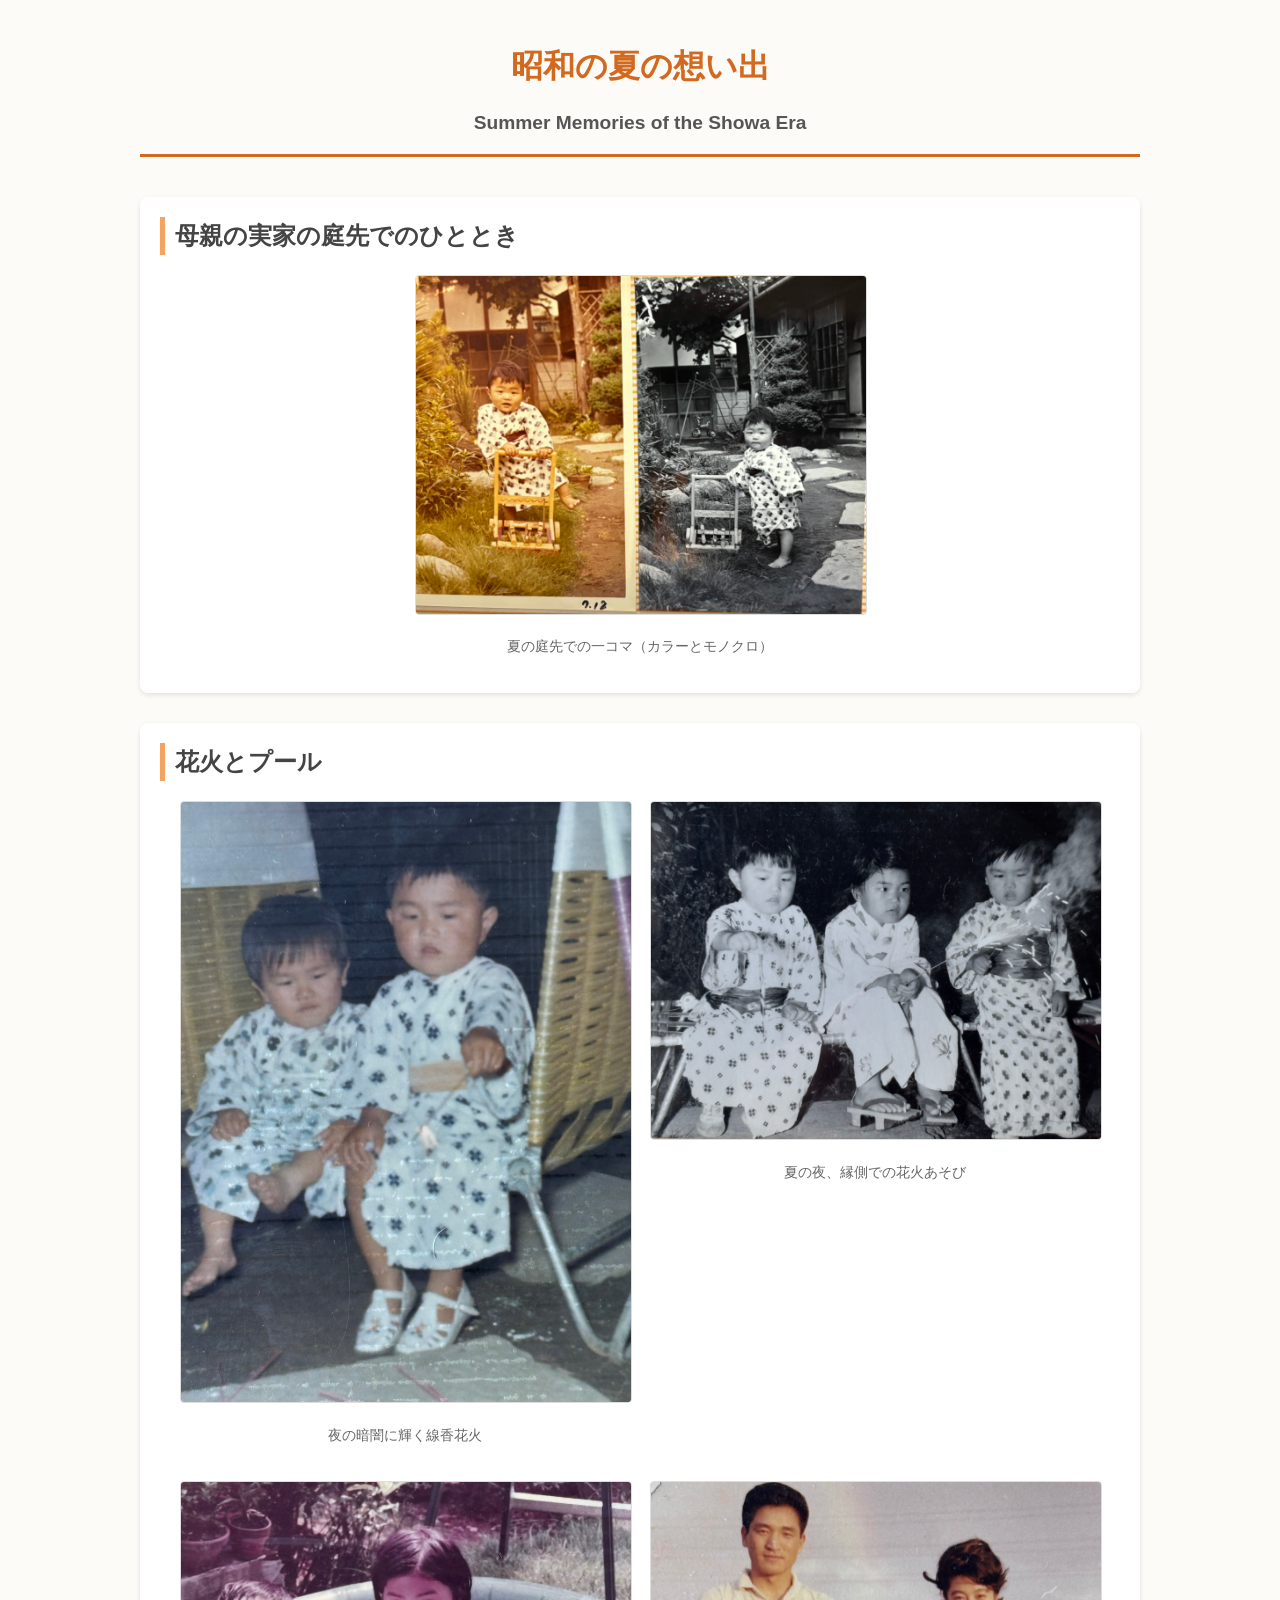
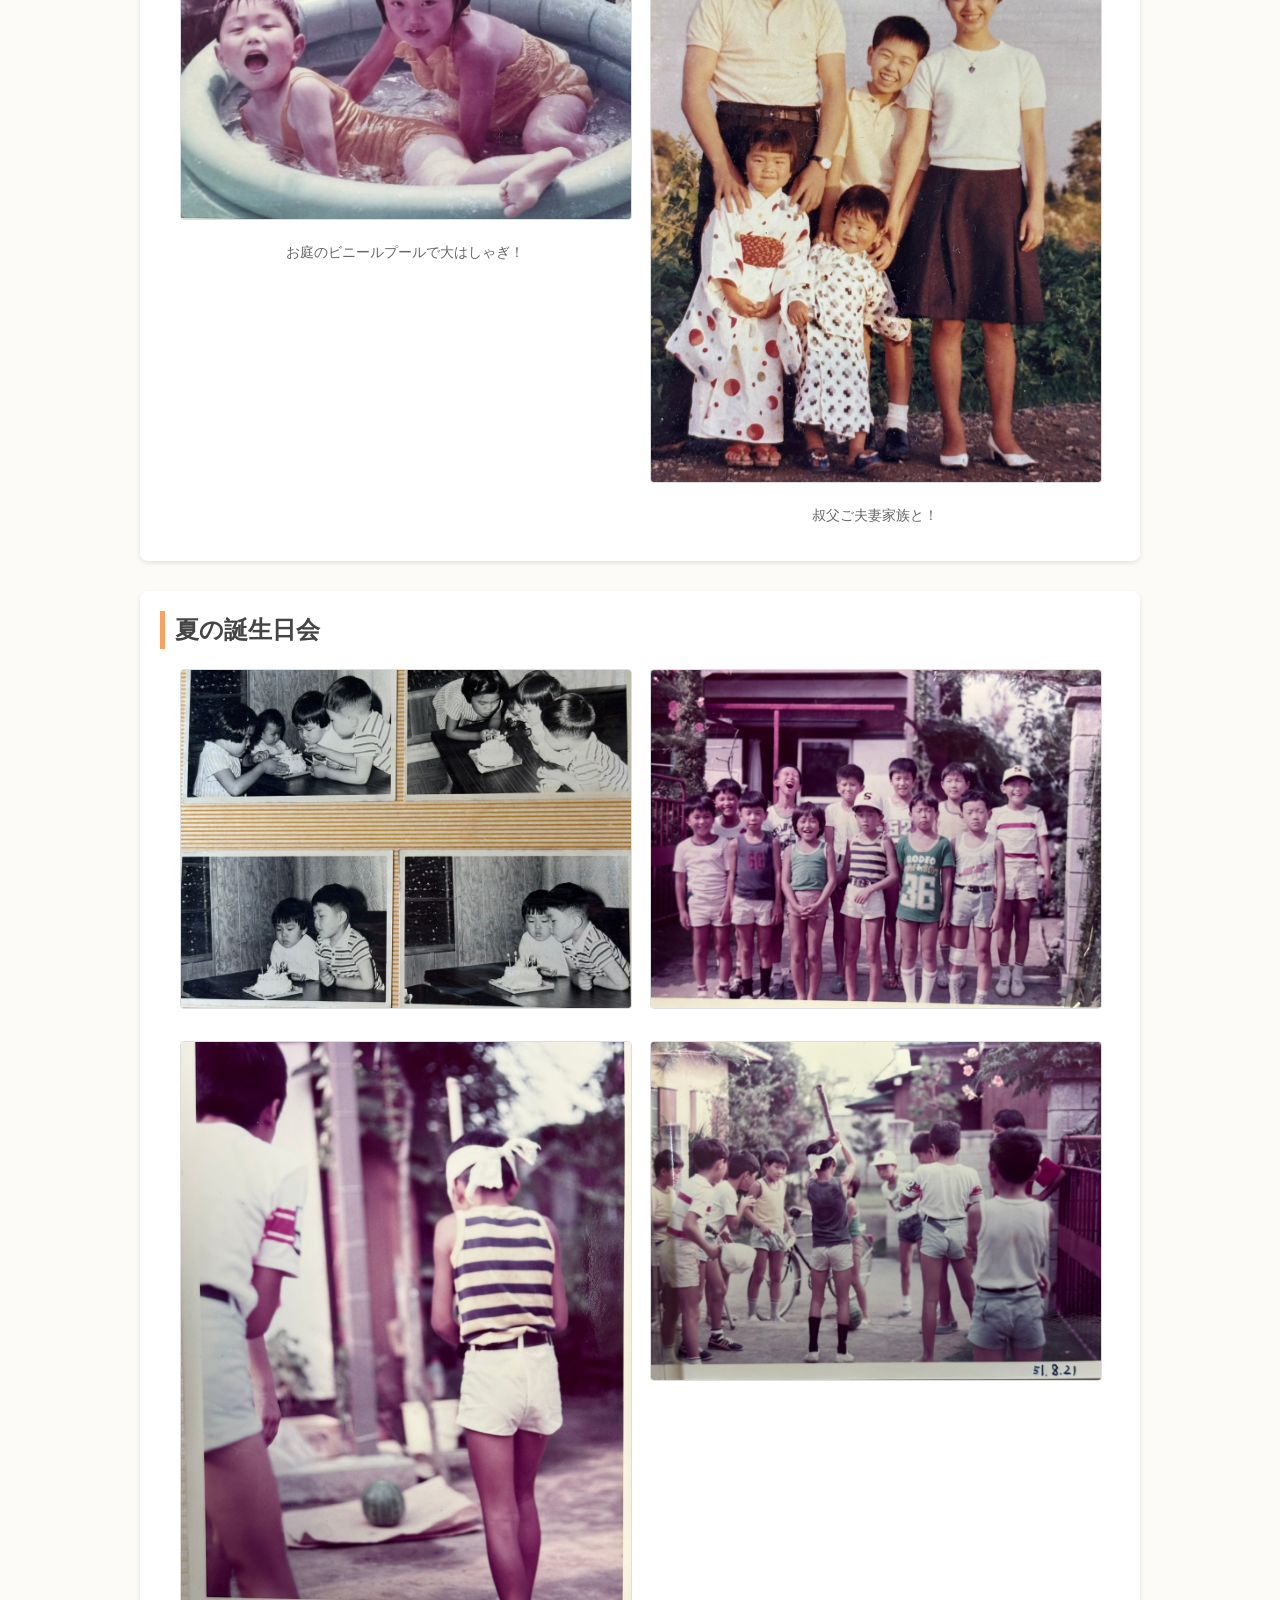
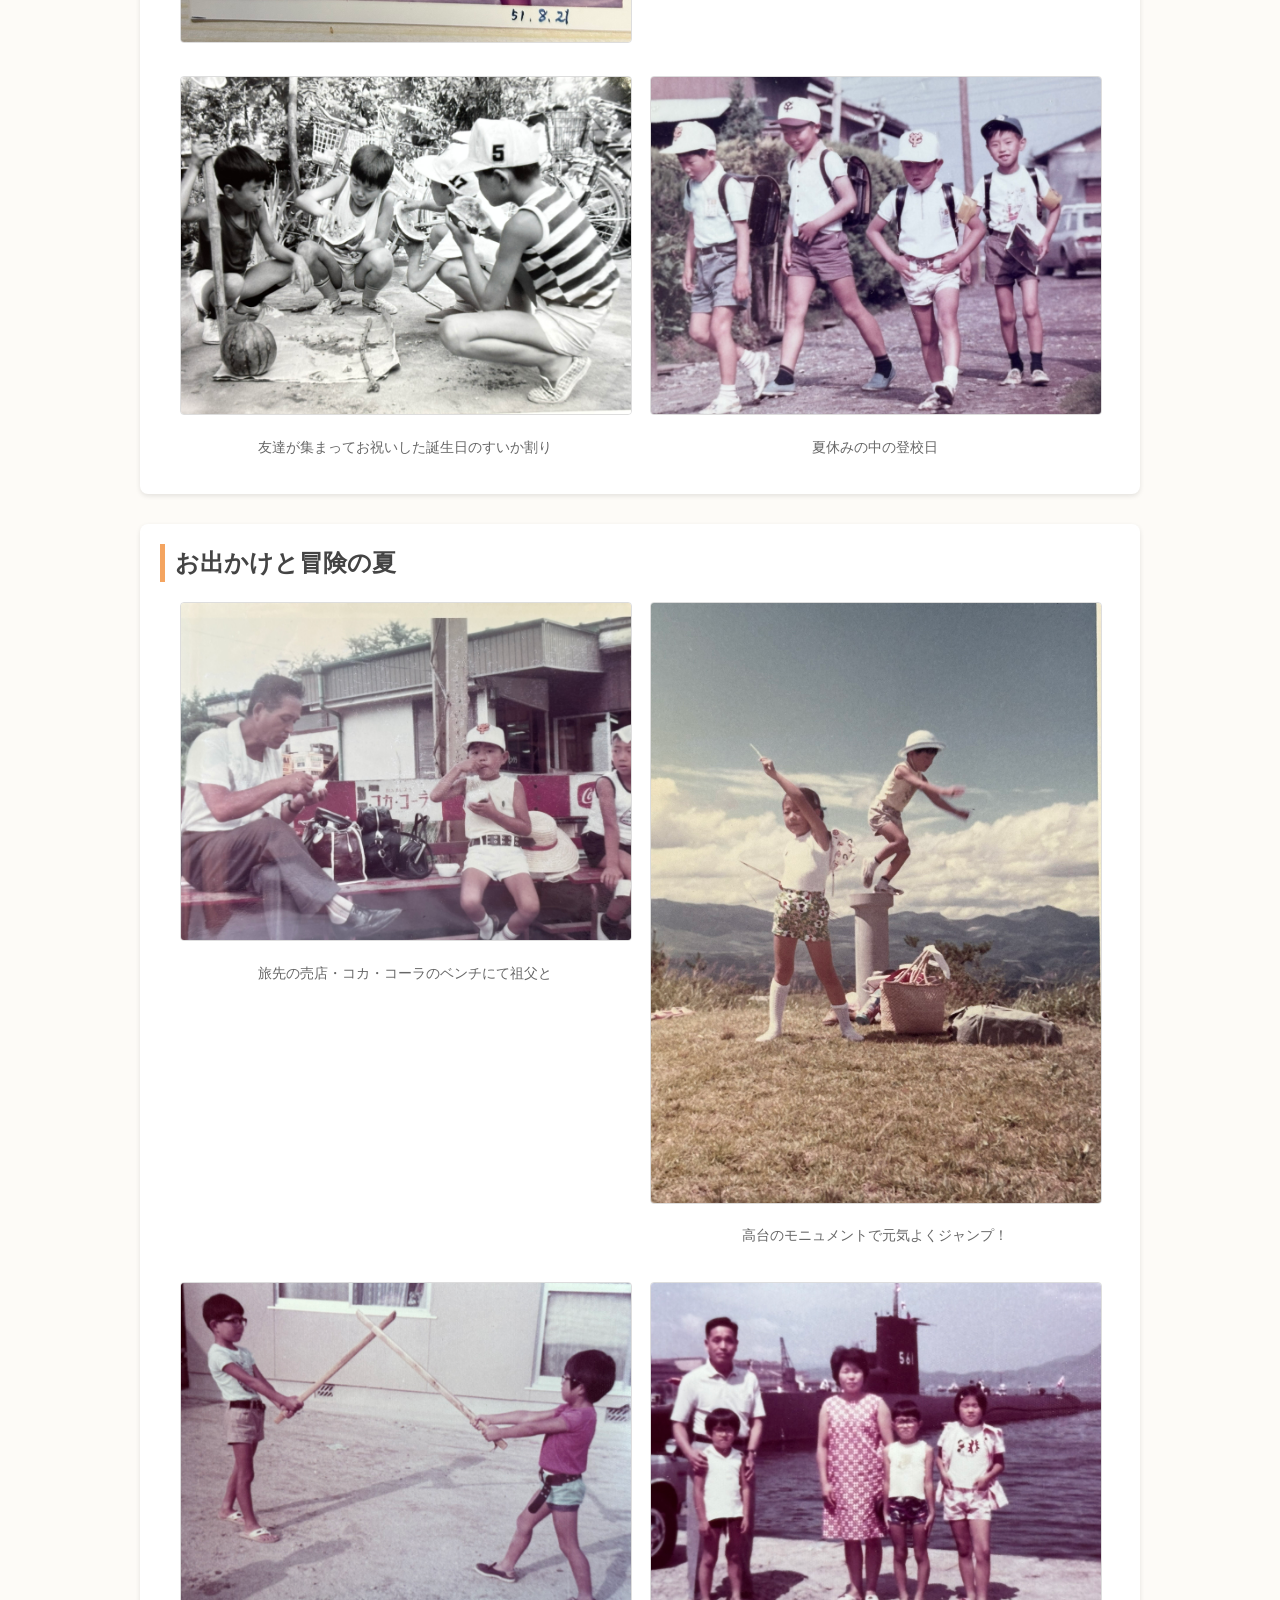
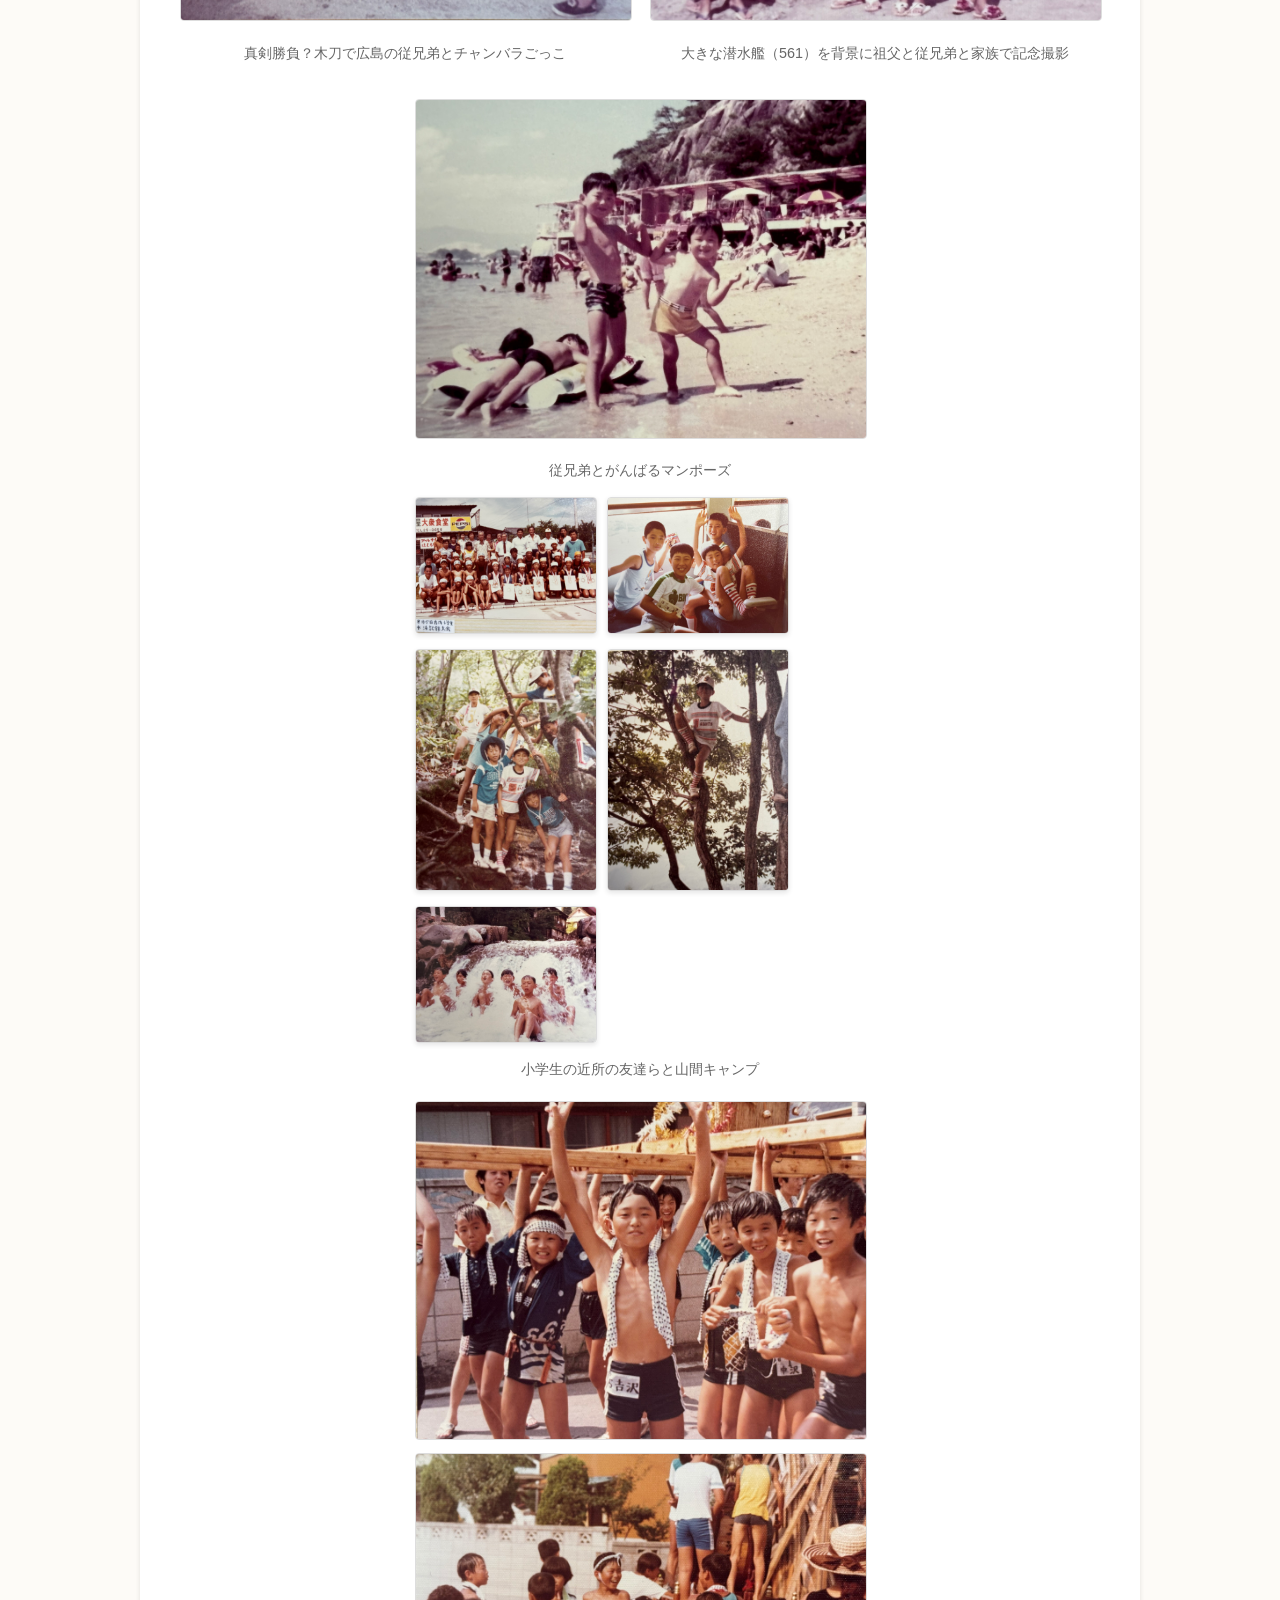
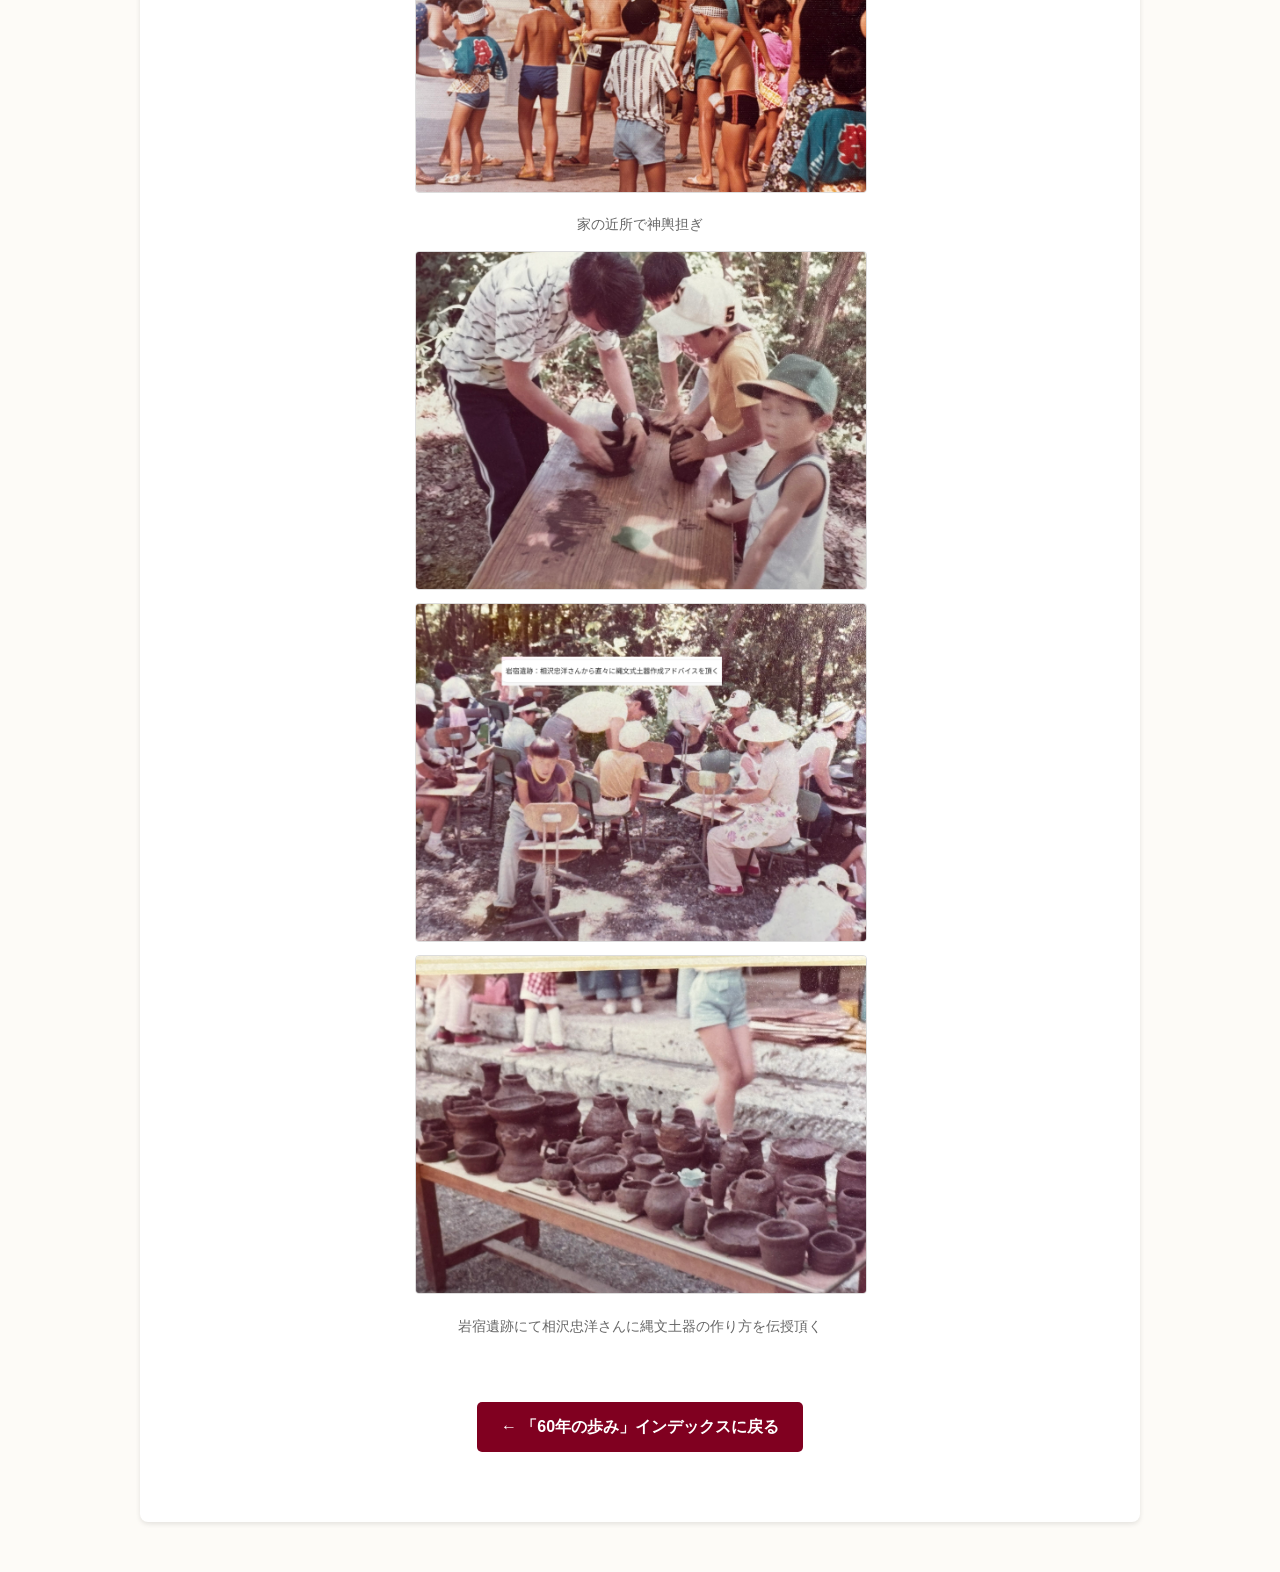
<file: showa_summer.html>
<!DOCTYPE html>
<html lang="ja">
<head>
    <meta charset="UTF-8">
    <title>昭和の夏の想い出｜Summer Memories of the Showa Era</title>
    <style>
        body {
            font-family: sans-serif;
            line-height: 1.6;
            padding: 20px;
            color: #333;
            max-width: 1000px;
            margin: 0 auto;
            background-color: #fdfbf7;
        }
        h1 {
            color: #d2691e;
            border-bottom: 3px solid #d2691e;
            padding-bottom: 10px;
            text-align: center;
            margin-bottom: 40px;
        }
        .summer-section {
            background: #fff;
            padding: 20px;
            margin-bottom: 30px;
            border-radius: 8px;
            box-shadow: 0 2px 5px rgba(0,0,0,0.1);
        }
        .summer-section h2 {
            color: #444;
            border-left: 5px solid #f4a460;
            padding-left: 10px;
            margin-top: 0;
        }
        .photo-grid {
            display: flex;
            flex-wrap: wrap;
            gap: 20px;
            justify-content: center;
            margin-top: 15px;
        }
        .photo-item {
            text-align: center;
            max-width: 450px;
        }
        .photo-item img {
            width: 100%;
            height: auto;
            border-radius: 4px;
            border: 1px solid #ddd;
            margin-bottom: 5px;
        }
        .photo-caption {
            font-size: 0.9em;
            color: #666;
            margin-top: 8px;
        }
    </style>
</head>
<body>

    <h1>昭和の夏の想い出<br><span style="font-size: 0.6em; color: #555;">Summer Memories of the Showa Era</span></h1>

    <!-- 祖父宅の庭先と歩み板 -->
    <div class="summer-section">
        <h2>母親の実家の庭先でのひととき</h2>
        <div class="photo-grid">
            <div class="photo-item">
                <img src="１.JPEG" alt="庭先での思い出">
                <p class="photo-caption">夏の庭先での一コマ（カラーとモノクロ）</p>
            </div>
        </div>
    </div>

    <!-- 花火と水遊び -->
    <div class="summer-section">
        <h2>花火とプール</h2>
        <div class="photo-grid">
            <div class="photo-item">
                <img src="４.JPEG" alt="線香花火">
                <p class="photo-caption">夜の暗闇に輝く線香花火</p>
            </div>
            <div class="photo-item">
                <img src="２.JPEG" alt="縁側での花火">
                <p class="photo-caption">夏の夜、縁側での花火あそび</p>
            </div>
            <div class="photo-item">
                <img src="６.JPEG" alt="ビニールプール">
                <p class="photo-caption">お庭のビニールプールで大はしゃぎ！</p>
            </div>
            <div class="photo-item">
                <img src="３６.JPEG" alt="夏の浴衣">
                <p class="photo-caption">叔父ご夫妻家族と！</p>
            </div>
        </div>
    </div>

    <!-- 誕生日祝い -->
    <div class="summer-section">
        <h2>夏の誕生日会</h2>
        <div class="photo-grid">
            <div class="photo-item"><img src="７.JPEG"></div>
            <div class="photo-item"><img src="１３.JPEG"></div>
            <div class="photo-item"><img src="１４.JPEG"></div>
            <div class="photo-item"><img src="１５.JPEG"></div>
            <div class="photo-item">
                <img src="１６.JPEG">
                <p class="photo-caption">友達が集まってお祝いした誕生日のすいか割り</p>
            </div>
            <div class="photo-item">
                <img src="３８.JPEG" alt="登校日">
                <p class="photo-caption">夏休みの中の登校日</p>
            </div>
        </div>
    </div>

    <!-- お出かけ・旅行・遊び -->
    <div class="summer-section">
        <h2>お出かけと冒険の夏</h2>
        <div class="photo-grid">
            <div class="photo-item">
                <img src="８.JPEG">
                <p class="photo-caption">旅先の売店・コカ・コーラのベンチにて祖父と</p>
            </div>
            <div class="photo-item">
                <img src="９.JPEG" alt="高台でのジャンプ">
                <p class="photo-caption">高台のモニュメントで元気よくジャンプ！</p>
            </div>
            <div class="photo-item">
                <img src="１０.JPEG" alt="チャンバラごっこ">
                <p class="photo-caption">真剣勝負？木刀で広島の従兄弟とチャンバラごっこ</p>
            </div>
            <div class="photo-item">
                <img src="１１.JPEG" alt="潜水艦">
                <p class="photo-caption">大きな潜水艦（561）を背景に祖父と従兄弟と家族で記念撮影</p>
            </div>
            <div class="photo-item">
                <img src="１２.JPEG" alt="ビーチ">
                <p class="photo-caption">従兄弟とがんばるマンポーズ</p>
           <div class="photo-item" style="margin-bottom: 20px;">
                <!-- 画像を並べるコンテナ：flex と flex-wrap で横並び＆自動改行を実現 -->
                <div style="display: flex; flex-wrap: wrap; gap: 10px; justify-content: flex-start; align-items: center;">
                    <img src="２０.JPEG" alt="キャンプ写真1" style="width: 180px; height: auto; object-fit: cover; border-radius: 4px; box-shadow: 0 2px 5px rgba(0,0,0,0.1);">
                    <img src="２１.JPEG" alt="キャンプ写真2" style="width: 180px; height: auto; object-fit: cover; border-radius: 4px; box-shadow: 0 2px 5px rgba(0,0,0,0.1);">
                    <img src="２２.JPEG" alt="キャンプ写真3" style="width: 180px; height: auto; object-fit: cover; border-radius: 4px; box-shadow: 0 2px 5px rgba(0,0,0,0.1);">
                    <img src="２３.JPEG" alt="キャンプ写真4" style="width: 180px; height: auto; object-fit: cover; border-radius: 4px; box-shadow: 0 2px 5px rgba(0,0,0,0.1);">
                    <img src="２４.JPEG" alt="キャンプ写真5" style="width: 180px; height: auto; object-fit: cover; border-radius: 4px; box-shadow: 0 2px 5px rgba(0,0,0,0.1);">
                </div>
                <p class="photo-caption" style="margin-top: 10px;">小学生の近所の友達らと山間キャンプ</p>
            </div>
            <div class="photo-item">
                <img src="２６.JPEG"><img src="２７.JPEG">
                <p class="photo-caption">家の近所で神輿担ぎ</p>
            </div>
            <div class="photo-item">
                <img src="３２.JPEG"><img src="３３.JPEG"><img src="３４.JPEG">
                <p class="photo-caption">岩宿遺跡にて相沢忠洋さんに縄文土器の作り方を伝授頂く</p>
            </div>
        </div>
    </div><!-- 戻るボタンの設置 -->
<div style="text-align: center; margin: 50px 0;">
    <a href="index.html#history-index" style="display: inline-block; padding: 12px 24px; background-color: #800020; color: #fff; text-decoration: none; border-radius: 5px; font-weight: bold;">
        ← 「60年の歩み」インデックスに戻る
    </a>
</div>
</body>
</html>
</file>
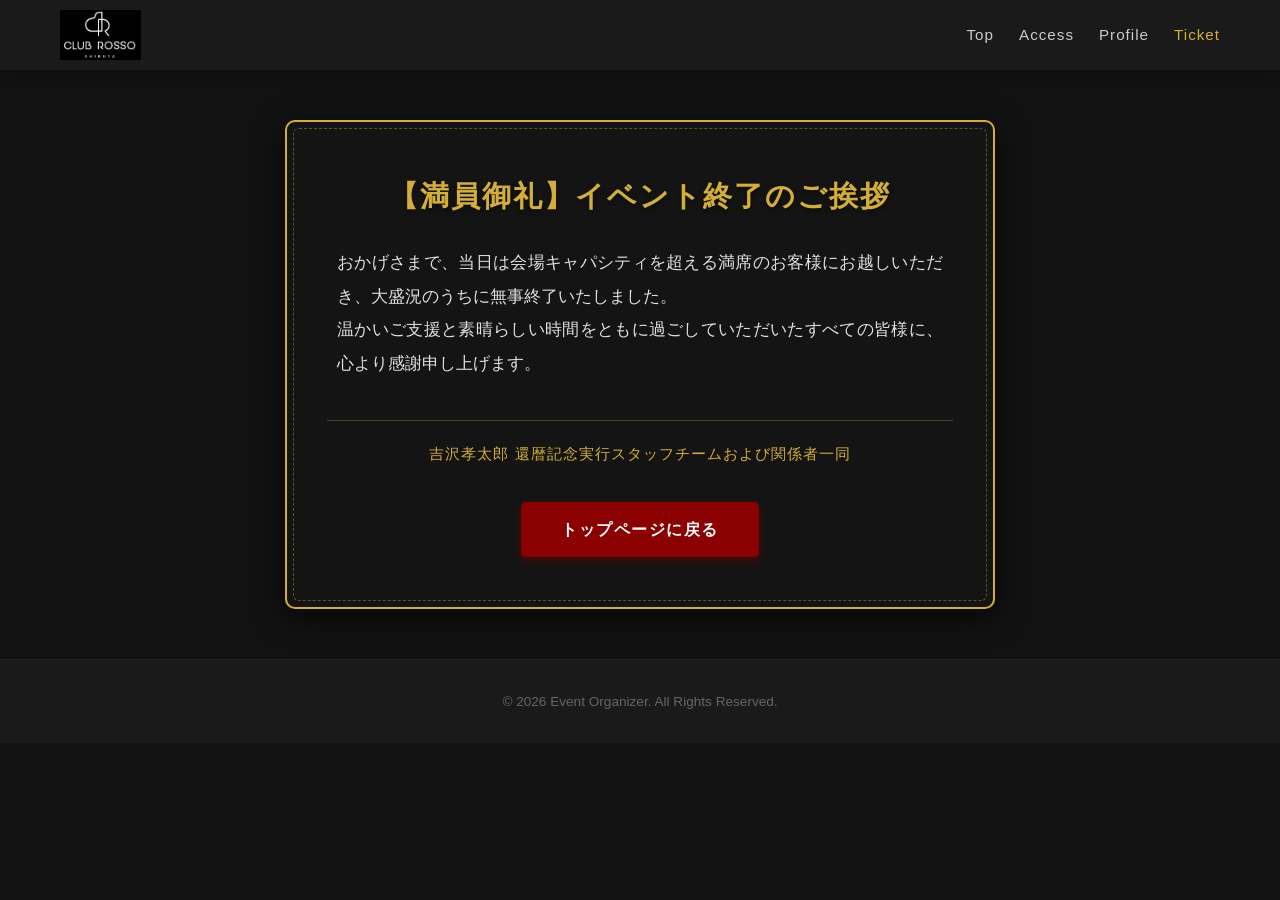
<file: ticket.html>
<!DOCTYPE html>
<html lang="ja">
<head>
    <meta charset="UTF-8">
    <meta name="viewport" content="width=device-width, initial-scale=1.0">
    <title>チケット情報 ｜ 吉沢孝太郎"祝還暦"イベント 特設サイト</title>
    <!-- ⚠️ 検索エンジンに絶対に登録させない設定 -->
    <meta name="robots" content="noindex, nofollow">
    <link rel="stylesheet" href="style.css">
    <style>
        /* 🎨 デザイン性を高めた御礼ページの追加スタイル */
        body {
            background-color: #121212;
            color: #fff;
            font-family: sans-serif;
            margin: 0;
            padding-top: 70px;
        }
        .thanks-container {
            max-width: 750px;
            margin: 50px auto;
            padding: 0 20px;
            box-sizing: border-box;
        }
        .thanks-card {
            background: rgba(20, 20, 20, 0.9);
            border: 2px solid #d4af37;
            border-radius: 10px;
            padding: 50px 40px;
            text-align: center;
            box-shadow: 0 8px 30px rgba(0, 0, 0, 0.7);
            position: relative;
            overflow: hidden;
        }
        /* 四隅のゴールドの装飾アクセント */
        .thanks-card::before {
            content: '';
            position: absolute;
            top: 6px; left: 6px; right: 6px; bottom: 6px;
            border: 1px dashed rgba(212, 175, 55, 0.4);
            border-radius: 6px;
            pointer-events: none;
        }
        .thanks-title {
            color: #d4af37;
            font-size: 1.8rem;
            font-weight: bold;
            margin-bottom: 25px;
            letter-spacing: 2px;
            text-shadow: 0 2px 4px rgba(0,0,0,0.5);
        }
        .thanks-message {
            font-size: 1.05rem;
            line-height: 2;
            color: #e0e0e0;
            text-align: justify;
            margin-bottom: 40px;
            padding: 0 10px;
        }
        .thanks-signature {
            font-size: 0.95rem;
            color: #d4af37;
            border-top: 1px solid rgba(212, 175, 55, 0.3);
            padding-top: 20px;
            margin-bottom: 35px;
            letter-spacing: 1px;
        }
        .back-btn {
            display: inline-block;
            padding: 14px 40px;
            background-color: #8b0000;
            color: #fff;
            text-decoration: none;
            border-radius: 5px;
            font-weight: bold;
            letter-spacing: 1.5px;
            transition: background 0.3s, transform 0.2s;
            box-shadow: 0 4px 10px rgba(139, 0, 0, 0.4);
        }
        .back-btn:hover {
            background-color: #a00000;
            transform: translateY(-2px);
        }
        footer {
            text-align: center;
            color: #666;
            font-size: 0.85rem;
            padding: 30px 0;
        }
    </style>
</head>
<body>

    <!-- ナビゲーションメニュー -->
    <header>
        <nav class="nav-container">
            <div class="logo">
                <a href="index.html">
                    <img src="logo.jpg" alt="Celebrating 60th Birthday" class="logo-img">
                </a>
            </div>
            <ul class="nav-links">
                <li><a href="index.html">Top</a></li>
                <li><a href="access.html">Access</a></li>
                <li><a href="profile.html">Profile</a></li>
                <li><a href="ticket.html" class="active">Ticket</a></li>
            </ul>
        </nav>
    </header>

    <!-- メインコンテンツ -->
    <main class="thanks-container">
        <div class="thanks-card">
            <h2 class="thanks-title">【満員御礼】イベント終了のご挨拶</h2>
            
            <div class="thanks-message">
                おかげさまで、当日は会場キャパシティを超える満席のお客様にお越しいただき、大盛況のうちに無事終了いたしました。<br>
                温かいご支援と素晴らしい時間をともに過ごしていただいたすべての皆様に、心より感謝申し上げます。
            </div>

            <div class="thanks-signature">
                吉沢孝太郎 還暦記念実行スタッフチームおよび関係者一同
            </div>

            <a href="index.html" class="back-btn">トップページに戻る</a>
        </div>
    </main>

    <footer>
        <p>&copy; 2026 Event Organizer. All Rights Reserved.</p>
    </footer>

</body>
</html>
</file>
<file: style.css>
/* ==========================================================================
   1. 全体共通設定
   ========================================================================== */
* {
    margin: 0;
    padding: 0;
    box-sizing: border-box;
    font-family: 'Helvetica Neue', Arial, 'Hiragino Kaku Gothic ProN', 'Hiragino Sans', Meiryo, sans-serif;
}

body {
    color: #222;
    line-height: 1.7;
    background-color: #fff;
}

a {
    text-decoration: none;
    color: inherit;
}

/* ==========================================================================
   2. ヘッダー・ナビゲーション（黒ベース×ゴールド）
   ========================================================================== */
header {
    background-color: #1a1a1a;
    position: fixed;
    width: 100%;
    top: 0;
    left: 0;
    z-index: 100;
    box-shadow: 0 4px 15px rgba(0,0,0,0.2);
}

.nav-container {
    display: flex;
    justify-content: space-between;
    align-items: center;
    max-width: 1200px;
    margin: 0 auto;
    padding: 10px 20px;
}

/* ロゴ画像（logo.jpg）の設定 */
.logo a {
    display: flex;
    align-items: center;
}

.logo-img {
    height: 50px; /* メニューバーに収まる高さ */
    width: auto;
    object-fit: contain;
}

.nav-links {
    display: flex;
    list-style: none;
    align-items: center;
    gap: 25px;
}

.nav-links a {
    font-size: 0.95rem;
    font-weight: 500;
    color: #cccccc;
    transition: color 0.3s;
    letter-spacing: 1px;
}

.nav-links a:hover, 
.nav-links a.active {
    color: #d4af37; /* アクティブ・ホバー時はゴールド */
}

/* チケットボタン（深い赤） */
.nav-links a.btn-ticket {
    background-color: #8b0000;
    color: #fff;
    padding: 8px 20px;
    border-radius: 4px;
    font-weight: bold;
}

.nav-links a.btn-ticket:hover {
    background-color: #a30000;
}

/* ==========================================================================
   3. トップページ専用：背景固定スライダー ＆ スクロール文字エリア
   ========================================================================== */

/* 背景スライダーエリア（画面全体に固定） */
.slider-background {
    position: fixed;
    top: 0;
    left: 0;
    width: 100%;
    height: 100vh;
    z-index: -1; /* 一番奥に配置 */
    overflow: hidden;
    background-color: #111;
}

/* 🌟スライド画像設定（PC用の基本設定） */
.slide {
    position: absolute;
    top: 70px; /* メニューバーの高さ分、画像位置を下げる */
    left: 0;
    width: 100%;
    height: calc(100vh - 70px); /* 画面全体からメニューバーの高さを引いた領域 */
    background-size: contain; /* 画像を画面内に収めて全体を表示 */
    background-repeat: no-repeat;
    background-position: center top; /* PCは中央・上部を基準に配置 */
    opacity: 0;
    animation: slideAnime 10s infinite;
    
    /* スマホ描画バグ対策 */
    -webkit-backface-visibility: hidden;
    backface-visibility: hidden;
    transform: translate3d(0, 0, 0);
    -webkit-transform: translate3d(0, 0, 0);
}

.slide1 { 
    background-image: url('bg1.jpg'); 
}

.slide2 { 
    background-image: url('bg2.jpg'); 
    animation-delay: 5s; 
}

@keyframes slideAnime {
    0% { opacity: 0; }
    5% { opacity: 1; }
    45% { opacity: 1; }
    50% { opacity: 0; }
    100% { opacity: 0; }
}

/* 文字エリアをスクロールさせるためのコンテナ */
.hero-scroll-container {
    display: flex;
    justify-content: center;
    align-items: center;
    min-height: 100vh;
    padding: 140px 20px 60px; /* メニューバーに被らないよう上部に十分な余白を確保 */
    box-sizing: border-box;
}

/* 昭和レトロ調：文字看板風の黒コンテナ（透明度 0.45） */
.retro-container {
    background-color: rgba(10, 10, 10, 0.45) !important;
    border: 2px solid #d4af37 !important;
    box-shadow: 0 10px 30px rgba(0, 0, 0, 0.7);
    padding: 50px 40px !important;
    max-width: 800px;
    width: 100%;
    text-align: center;
    border-radius: 8px;
}

/* タイトル：吉沢孝太郎（サイズ: 2.6rem ＋ 2重影） */
.retro-title-main {
    font-family: 'Georgia', 'Times New Roman', 'YuMincho', '遊明朝', serif;
    font-size: 2.6rem !important;
    color: #fff;
    text-shadow: 2px 2px 0px #8b0000, 4px 4px 0px rgba(0,0,0,0.9);
    letter-spacing: 2px;
    margin-bottom: 25px !important;
}

/* サブタイトルエリア */
.retro-title-sub {
    color: #fff;
    line-height: 1.3;
    margin-bottom: 20px;
    font-weight: bold;
}

/* 「元宝塚歌劇団花組男役」：小さくしてメリハリをつける */
.small-prefix {
    display: block;
    font-size: 0.9rem;
    color: #d4af37;
    letter-spacing: 3px;
    margin-bottom: 8px;
    text-shadow: 1px 1px 2px rgba(0,0,0,0.8);
}

/* 主役：「真丘奈央」（タイトルと同じ2.6remへ拡大 ＋ 2重影） */
.retro-star-name {
    font-family: 'Georgia', 'Times New Roman', 'YuMincho', '遊明朝', serif;
    font-size: 2.6rem !important; 
    color: #ffffff !important;
    text-shadow: 2px 2px 0px #8b0000, 4px 4px 0px rgba(0,0,0,0.9);
    letter-spacing: 2px;
    display: inline-block;
    margin: 5px 0;
}

/* 「オンステージ」：艶のある赤文字 */
.onstage-text {
    color: #ff4757;
    font-size: 1.8rem;
    letter-spacing: 4px;
    display: inline-block;
    margin-top: 5px;
    text-shadow: 1px 1px 2px rgba(0,0,0,0.6);
}

/* 日付：すっきりとしたレトロゴールド文字 */
.retro-date-clean {
    font-family: 'Georgia', sans-serif;
    font-size: 1.8rem;
    color: #d4af37;
    font-weight: bold;
    letter-spacing: 2px;
    margin-bottom: 20px;
    text-shadow: 2px 2px 4px rgba(0,0,0,0.8);
}

/* 会場・料金の枠線ボックス */
.retro-venue-box {
    margin-bottom: 35px;
    border-top: 1px solid rgba(212, 175, 55, 0.3);
    border-bottom: 1px solid rgba(212, 175, 55, 0.3);
    padding: 20px 0;
}

.venue-name {
    font-size: 1.4rem;
    font-weight: bold;
    color: #fff;
    letter-spacing: 1px;
}

.venue-address {
    font-size: 0.95rem;
    color: #ccc;
    margin-top: 4px;
}

/* 料金表示（4,500円/人） */
.event-price {
    font-size: 1.2rem;
    font-weight: bold;
    color: #ff4757;
    margin-top: 12px;
    letter-spacing: 1px;
}

/* レトロ調CTAボタン */
.cta-button {
    background-color: #8b0000;
    padding: 12px 35px;
    border-radius: 25px;
    font-weight: bold;
    font-size: 1.1rem;
    color: #fff;
    transition: background 0.3s, transform 0.2s;
    display: inline-block;
}

.cta-button:hover {
    background-color: #a30000;
    transform: translateY(-2px);
}

.retro-btn {
    border: 1px solid #d4af37;
    box-shadow: 0 4px 10px rgba(0,0,0,0.5);
}

/* ==========================================================================
   4. 下層共通レイアウト（Profile, Access, Ticket用）
   ========================================================================== */
.main-content {
    max-width: 900px;
    margin: 140px auto 80px;
    padding: 0 20px;
    min-height: 75vh;
}

.main-content h2 {
    text-align: center;
    font-size: 2.2rem;
    letter-spacing: 3px;
    color: #1a1a1a;
    position: relative;
    margin-bottom: 5px;
}

.subtitle {
    text-align: center;
    color: #718093;
    margin-bottom: 50px;
    font-size: 0.95rem;
    letter-spacing: 1px;
}

/* ==========================================================================
   5. プロフィールページ（縦並びスタイリッシュレイアウト）
   ========================================================================== */
.profile-vertical-list {
    display: flex;
    flex-direction: column;
    gap: 50px;
}

.profile-card-v {
    display: flex;
    gap: 35px;
    align-items: flex-start;
    background: #fcfcfc;
    padding: 35px;
    border-radius: 8px;
    text-align: left;
    border: 1px solid #eaeaea;
    box-shadow: 0 4px 12px rgba(0,0,0,0.03);
}

.profile-img-container-v {
    flex-shrink: 0;
    width: 220px;
}

.profile-img-v {
    width: 100%;
    height: auto;
    border-radius: 6px;
    box-shadow: 0 4px 15px rgba(0,0,0,0.1);
}

.profile-text-v {
    flex-grow: 1;
}

.section-badge {
    display: inline-block;
    font-size: 0.8rem;
    font-weight: bold;
    color: #8b0000;
    margin-bottom: 12px;
    letter-spacing: 1px;
}

.organizer-badge {
    color: #555;
    border-bottom: 1px solid #ccc;
    padding-bottom: 2px;
}

.profile-text-v h3 {
    font-size: 1.5rem;
    color: #111;
    margin-bottom: 5px;
}

.ruby {
    font-size: 0.9rem;
    color: #666;
    font-weight: normal;
    margin-left: 5px;
}

.job-title {
    font-weight: bold;
    color: #8b0000;
    margin-bottom: 15px;
    font-size: 1rem;
}

.bio {
    font-size: 0.95rem;
    margin-bottom: 14px;
    color: #333;
    text-align: justify;
}

.history-link-box {
    margin-top: 25px;
    padding-top: 15px;
    border-top: 1px dashed #ddd;
}

.history-link {
    color: #8b0000;
    font-weight: bold;
    text-decoration: underline;
    font-size: 1rem;
    transition: color 0.3s;
}

.history-link:hover {
    color: #d4af37;
}

/* ==========================================================================
   6. アクセスページ用
   ========================================================================== */
.access-container {
    display: grid;
    grid-template-columns: 1fr 1fr;
    gap: 35px;
    margin-bottom: 40px;
}

.access-info {
    background: #fcfcfc;
    padding: 30px;
    border-radius: 8px;
    border: 1px solid #eaeaea;
}

.access-info h3 {
    font-size: 1.4rem;
    margin-bottom: 10px;
}

.access-info hr {
    border: none;
    border-top: 1px solid #eee;
    margin: 20px 0;
}

.address {
    font-weight: bold;
    margin: 10px 0;
}

.tel {
    color: #8b0000;
    font-weight: bold;
}

.train-list {
    list-style-type: none;
    margin-top: 10px;
}

.train-list li {
    position: relative;
    padding-left: 15px;
    margin-bottom: 10px;
    font-size: 0.9rem;
}

.train-list li::before {
    content: "・";
    position: absolute;
    left: 0;
    color: #8b0000;
}

.map-container {
    width: 100%;
    height: 400px;
    border-radius: 8px;
    overflow: hidden;
    box-shadow: 0 4px 15px rgba(0,0,0,0.05);
}

.route-container {
    background: #f8f9fa;
    padding: 30px;
    border-radius: 8px;
    margin-top: 30px;
}

.route-container h3 {
    margin-bottom: 15px;
    color: #1a1a1a;
}

.notice-box {
    background: #fff;
    border-left: 4px solid #d4af37;
    padding: 20px;
    margin-top: 25px;
    border-radius: 0 8px 8px 0;
}

.notice-box h4 {
    color: #8b0000;
    margin-bottom: 10px;
}

.notice-box ul {
    list-style-type: none;
}

.notice-box li {
    font-size: 0.9rem;
    margin-bottom: 6px;
    position: relative;
    padding-left: 15px;
}

.notice-box li::before {
    content: "⚠";
    position: absolute;
    left: 0;
    color: #8b0000;
}

/* ==========================================================================
   7. チケット申込フォーム用
   ========================================================================== */
.ticket-form-container {
    max-width: 600px;
    margin: 0 auto;
    background: #fcfcfc;
    padding: 40px;
    border-radius: 8px;
    border: 1px solid #eaeaea;
    box-shadow: 0 4px 15px rgba(0,0,0,0.05);
}

.form-group {
    margin-bottom: 25px;
    text-align: left;
}

.form-group label {
    display: block;
    font-weight: bold;
    margin-bottom: 8px;
    color: #1a1a1a;
    font-size: 0.95rem;
}

.required {
    background: #8b0000;
    color: #fff;
    font-size: 0.75rem;
    padding: 2px 6px;
    border-radius: 3px;
    margin-left: 8px;
    vertical-align: middle;
}

.form-group input[type="text"],
.form-group input[type="email"],
.form-group input[type="tel"],
.form-group select,
.form-group textarea {
    width: 100%;
    padding: 12px;
    border: 1px solid #ccc;
    border-radius: 4px;
    font-size: 1rem;
    background: #fff;
    transition: border-color 0.3s;
}

.form-group input:focus,
.form-group select:focus,
.form-group textarea:focus {
    outline: none;
    border-color: #8b0000;
}

.submit-button {
    width: 100%;
    background-color: #8b0000;
    color: #fff;
    border: none;
    padding: 14px;
    font-size: 1.1rem;
    font-weight: bold;
    border-radius: 30px;
    cursor: pointer;
    transition: background 0.3s;
}

.submit-button:hover {
    background-color: #a30000;
}

.success-message {
    text-align: center;
    padding: 20px 0;
}

.success-message h3 {
    color: #2ed573;
    font-size: 1.5rem;
    margin-bottom: 15px;
}

/* ==========================================================================
   8. フッター
   ========================================================================== */
footer {
    background-color: #1a1a1a;
    color: #888;
    text-align: center;
    padding: 25px;
    font-size: 0.8rem;
    border-top: 1px solid #222;
}

/* ==========================================================================
   9. スマートフォン対応レスポンシブ調整 (タブレット・スマホ)
   ========================================================================== */
@media (max-width: 768px) {
    .nav-container {
        flex-direction: column;
        gap: 12px;
        padding: 15px 10px;
    }
    .nav-links {
        gap: 15px;
    }
    
    /* 💡 スマホの時だけ背景スライダー画像を中央基準（center center）にして見切れを防ぐ */
    .slide {
        background-position: center center !important;
    }
    
    /* トップページ用スマホ調整 */
    .hero-scroll-container {
        padding-top: 190px; /* スマホはメニューが広がるため、上部余白をさらに確保 */
    }
    .retro-title-main, 
    .retro-star-name {
        font-size: 1.8rem !important; /* スマホでもはみ出さないサイズに縮小 */
    }
    .onstage-text {
        font-size: 1.4rem;
    }
    .retro-date-clean {
        font-size: 1.4rem;
    }
    
    /* 下層ページ用スマホ調整 */
    .main-content {
        margin-top: 190px;
    }
    .profile-card-v {
        flex-direction: column;
        align-items: center;
        padding: 25px;
    }
    .profile-img-container-v {
        width: 100%;
        max-width: 200px;
    }
    .access-container {
        grid-template-columns: 1fr;
    }
}

/* ==========================================================================
   10. 簡易パスワード保護画面のスタイル
   ========================================================================== */
/* ロック時はスクロールを禁止にする */
body.password-locked {
    overflow: hidden !important;
    height: 100vh;
}

/* ロック時の背景（コンテンツを完全に見えなくする） */
#password-overlay {
    position: fixed;
    top: 0;
    left: 0;
    width: 100%;
    height: 100vh;
    background-color: #111111; /* 高級感のある純黒 */
    z-index: 99999; /* 最前面に表示 */
    display: flex;
    justify-content: center;
    align-items: center;
    padding: 20px;
    opacity: 1;
    visibility: visible;
    transition: opacity 0.3s ease;
}

/* パスワード解除後に黒い画面の残像を完全に消し去る設定 */
body:not(.password-locked) #password-overlay {
    display: none !important;
    opacity: 0 !important;
    visibility: hidden !important;
    z-index: -99999 !important;
}

/* パスワード入力ボックス */
.password-box {
    background-color: #1a1a1a;
    border: 2px solid #d4af37; /* ゴールドの枠線 */
    padding: 40px 30px;
    border-radius: 8px;
    max-width: 500px;
    width: 100%;
    text-align: center;
    box-shadow: 0 10px 30px rgba(0,0,0,0.5);
}

.password-box h2 {
    font-family: 'Georgia', serif;
    color: #d4af37;
    font-size: 2rem;
    letter-spacing: 4px;
    margin-bottom: 20px;
}

.pass-msg {
    color: #cccccc;
    font-size: 0.95rem;
    line-height: 1.6;
    margin-bottom: 30px;
}

/* 入力フォームエリア */
.pass-form {
    display: flex;
    gap: 10px;
    justify-content: center;
}

#password-input {
    width: 60%;
    padding: 12px;
    border: 1px solid #555;
    background-color: #222;
    color: #fff;
    font-size: 1rem;
    border-radius: 4px;
    letter-spacing: 2px;
}

#password-input:focus {
    outline: none;
    border-color: #d4af37;
}

.password-box button {
    background-color: #8b0000; /* テーマカラーの深い赤 */
    color: #fff;
    border: 1px solid #d4af37;
    padding: 0 25px;
    font-size: 1rem;
    font-weight: bold;
    border-radius: 4px;
    cursor: pointer;
    transition: background 0.3s;
}

.password-box button:hover {
    background-color: #a30000;
}

/* スマホ用調整 */
@media (max-width: 480px) {
    .pass-form {
        flex-direction: column;
        gap: 15px;
    }
    #password-input {
        width: 100%;
    }
    .password-box button {
        padding: 12px;
    }
}
</file>
